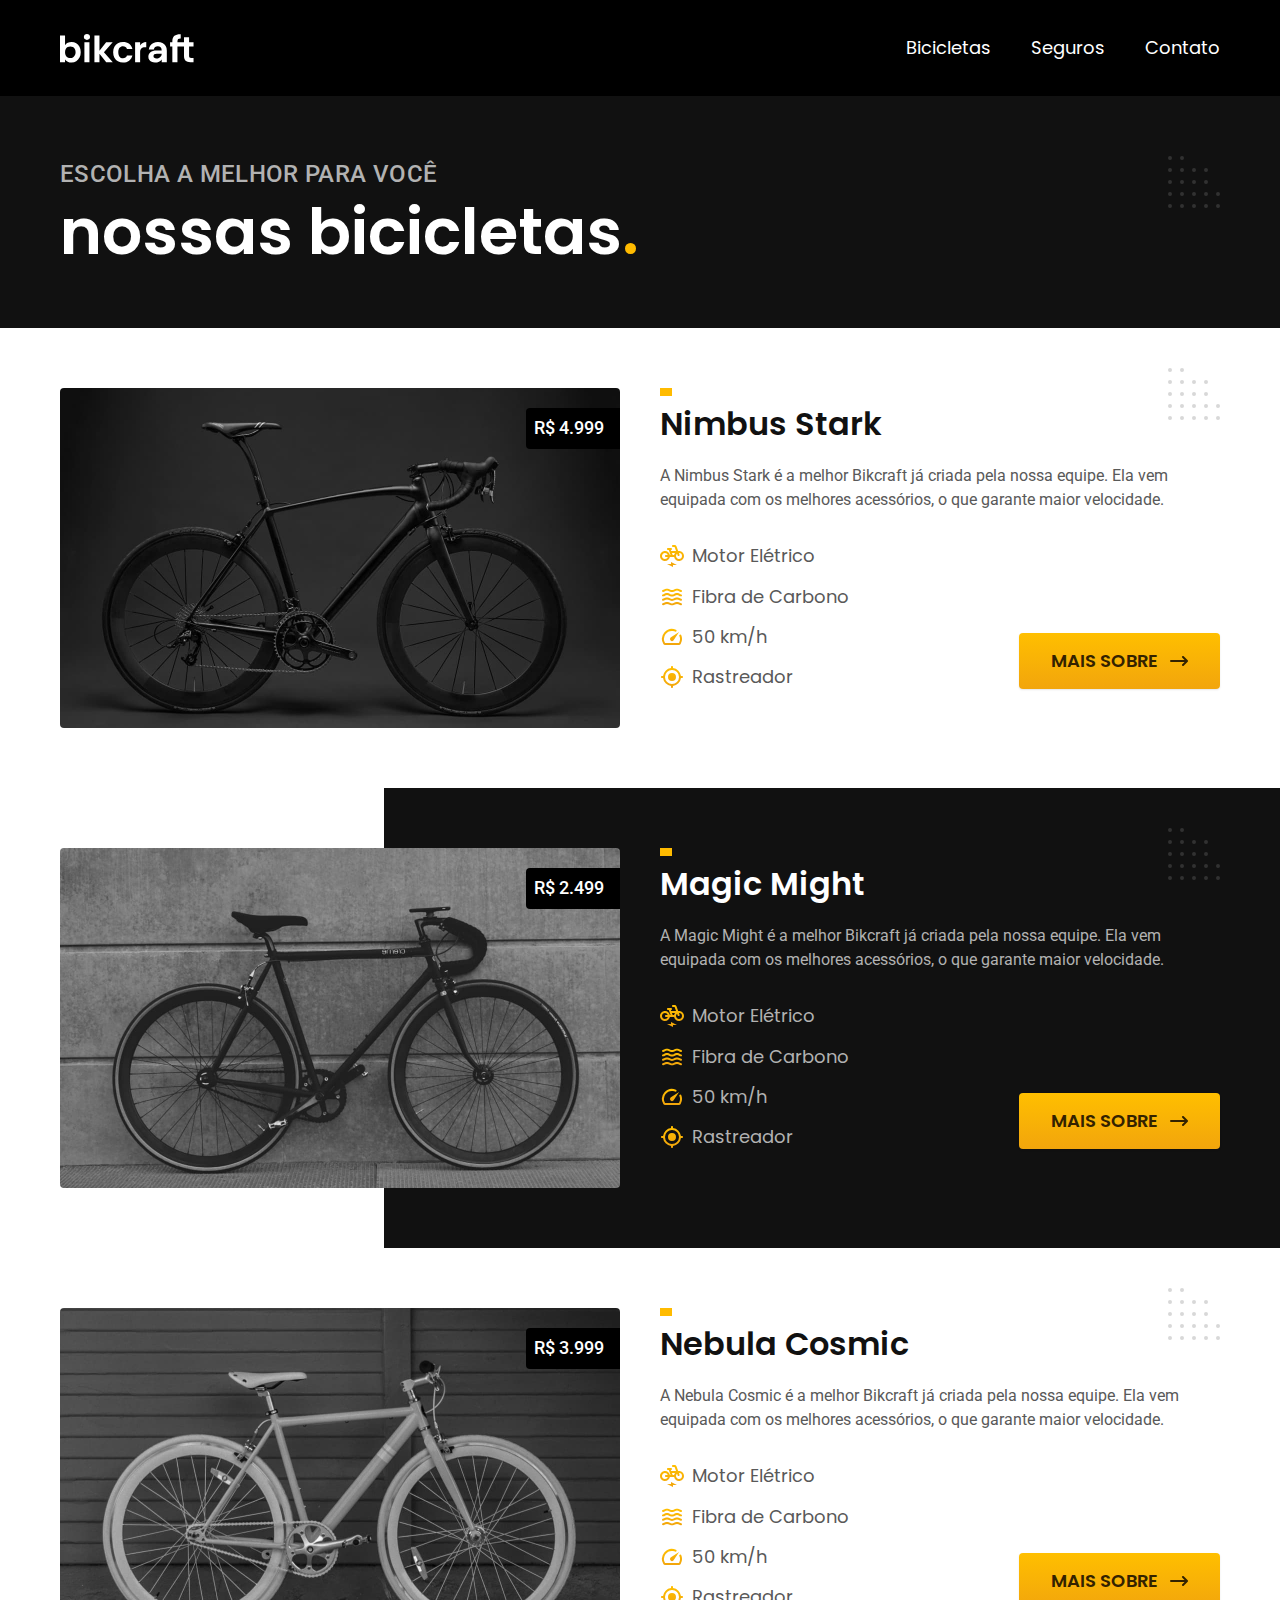
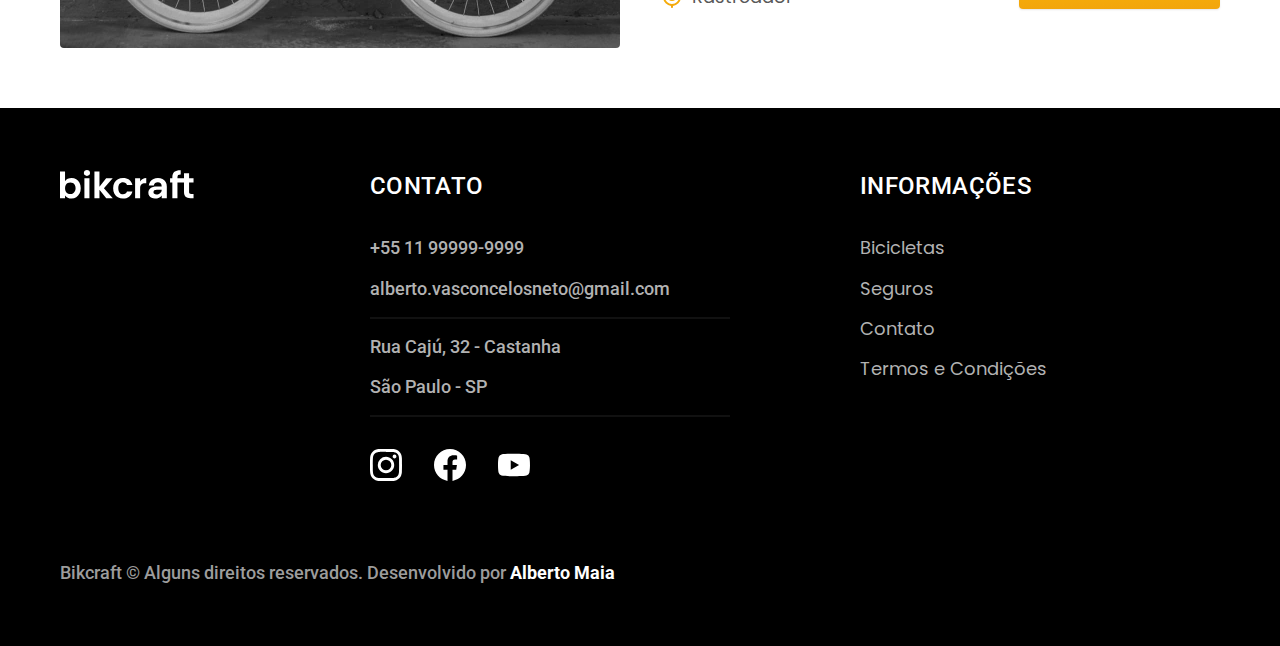
<file: bicicletas.html>
<!DOCTYPE html>
<html lang="pt-br">

<head>
  <meta charset="UTF-8">
  <meta name="viewport" content="width=device-width, initial-scale=1.0">
  <meta name="description" content="Termos e condições.">
  <link rel="preload" href="css/style.css" as="style">
  <link rel="stylesheet" href="css/style.css">
  <title>Bikcraft - Bicicletas Elétricas</title>

  <link rel="preconnect" href="https://fonts.googleapis.com">
  <link rel="preconnect" href="https://fonts.gstatic.com" crossorigin>
  <link href="https://fonts.googleapis.com/css2?family=Poppins:wght@100;400;600&family=Roboto:wght@100;400;500&display=swap" rel="stylesheet">
  <link href="https://fonts.googleapis.com/css2?family=Merriweather:ital,wght@0,300;1,900&display=swap" rel="stylesheet">

</head>

<body id="bicicletas">

  <header class="header-bg">
    <div class="header">
      <a href="./">
        <img src="./img/bikcraft.svg" alt="Bikcraft">
      </a>
      <nav aria-label="primaria">
        <ul class="header-menu cor0 font-1-m">
          <li><a href="./bicicletas.html">Bicicletas</a></li>
          <li><a href="./seguros.html">Seguros</a></li>
          <li><a href="./contato.html">Contato</a></li>
        </ul>
      </nav>
    </div>
  </header>

  <main>
    <div class="titulo-bg">
      <div class="titulo container">
        <p class="font-2-l-b cor5">Escolha a melhor para você</p>
        <h1 class="font-1-xxl cor0">nossas bicicletas<span class="corp1">.</span></h1>
      </div>
    </div>


    <div class="bicicletas container">
      <div class="bicicletas-img">
        <img src="./img/bicicletas/nimbus.jpg" alt="Bicicleta preta Nimbus Stark">
        <span class="font-2-m cor0">R$ 4.999</span>
      </div>
      <div class="bicicletas-conteudo">
        <h2 class="font-1-xl">Nimbus Stark</h2>
        <p class="font-2-s cor8">A Nimbus Stark é a melhor Bikcraft já criada pela nossa equipe. Ela vem equipada com os melhores acessórios, o que garante maior velocidade.</p>
        <ul class="font-1-m cor8">
          <li>
            <img src="./img/icones/eletrica.svg" alt="">
            Motor Elétrico
          </li>
          <li>
            <img src="./img/icones/carbono.svg" alt="">
            Fibra de Carbono
          </li>
          <li>
            <img src="./img/icones/velocidade.svg" alt="">
            50 km/h
          </li>
          <li>
            <img src="./img/icones/rastreador.svg" alt="">
            Rastreador
          </li>
        </ul>
        <a class="botao seta" href="nimbus.html">Mais Sobre</a>
      </div>
    </div>


    <div class="bicicletas-bg">
      <div class="bicicletas container">
        <div class="bicicletas-img">
          <img src="./img/bicicletas/magic.jpg" alt="Bicicleta preta Nimbus Stark">
          <span class="font-2-m cor0">R$ 2.499</span>
        </div>
        <div class="bicicletas-conteudo">
          <h2 class="font-1-xl cor0">Magic Might</h2>
          <p class="font-2-s cor5">A Magic Might é a melhor Bikcraft já criada pela nossa equipe. Ela vem equipada com os melhores acessórios, o que garante maior velocidade.</p>
          <ul class="font-1-m cor5">
            <li>
              <img src="./img/icones/eletrica.svg" alt="">
              Motor Elétrico
            </li>
            <li>
              <img src="./img/icones/carbono.svg" alt="">
              Fibra de Carbono
            </li>
            <li>
              <img src="./img/icones/velocidade.svg" alt="">
              50 km/h
            </li>
            <li>
              <img src="./img/icones/rastreador.svg" alt="">
              Rastreador
            </li>
          </ul>
          <a class="botao seta" href="magic.html">Mais Sobre</a>
        </div>
      </div>
    </div>


    <div class="bicicletas container">
      <div class="bicicletas-img">
        <img src="./img/bicicletas/nebula.jpg" alt="Bicicleta preta Nimbus Stark">
        <span class="font-2-m cor0">R$ 3.999</span>
      </div>
      <div class="bicicletas-conteudo">
        <h2 class="font-1-xl">Nebula Cosmic</h2>
        <p class="font-2-s cor8">A Nebula Cosmic é a melhor Bikcraft já criada pela nossa equipe. Ela vem equipada com os melhores acessórios, o que garante maior velocidade.</p>
        <ul class="font-1-m cor8">
          <li>
            <img src="./img/icones/eletrica.svg" alt="">
            Motor Elétrico
          </li>
          <li>
            <img src="./img/icones/carbono.svg" alt="">
            Fibra de Carbono
          </li>
          <li>
            <img src="./img/icones/velocidade.svg" alt="">
            50 km/h
          </li>
          <li>
            <img src="./img/icones/rastreador.svg" alt="">
            Rastreador
          </li>
        </ul>
        <a class="botao seta" href="nebula.html">Mais Sobre</a>
      </div>
    </div>

  </main>

  <footer class="footer-bg">
    <div class="footer container">
      <a href="/index.html"><img src="./img/bikcraft.svg" alt="Bikcraft"></a>
      <div class="footer-contato">
        <h3 class="font-2-l-b cor0">Contato</h3>
        <ul class="font-2-m cor5">
          <li><a href="tel:+5511999999999">+55 11 99999-9999</a></li>
          <li><a href="mailto:alberto.vasconcelosneto@gmail.com">alberto.vasconcelosneto@gmail.com</a></li>
          <li>Rua Cajú, 32 - Castanha</li>
          <li>São Paulo - SP</li>
        </ul>
        <div class="footer-redes">
          <a href="">
            <img src="./img/redes/instagram.svg" alt="Instagram">
          </a>
          <a href="">
            <img src="./img/redes/facebook.svg" alt="Facebook">
          </a>
          <a href="">
            <img src="./img/redes/youtube.svg" alt="Youtube">
          </a>
        </div>
      </div>
      <div class="footer-informacoes">
        <h3 class="font-2-l-b cor0">Informações</h3>
        <nav>
          <ul class="font-1-m cor5">
            <li><a href="./bicicletas.html">Bicicletas</a></li>
            <li><a href="./seguros.html">Seguros</a></li>
            <li><a href="./contato.html">Contato</a></li>
            <li><a href="./termos.html">Termos e Condições</a></li>
          </ul>
        </nav>
      </div>
      <p class="footer-copy font-2-m cor6">Bikcraft © Alguns direitos reservados. Desenvolvido por <strong style="color: var(--cor0)">Alberto Maia</strong></p>
    </div>
  </footer>
</body>

</html>
</file>
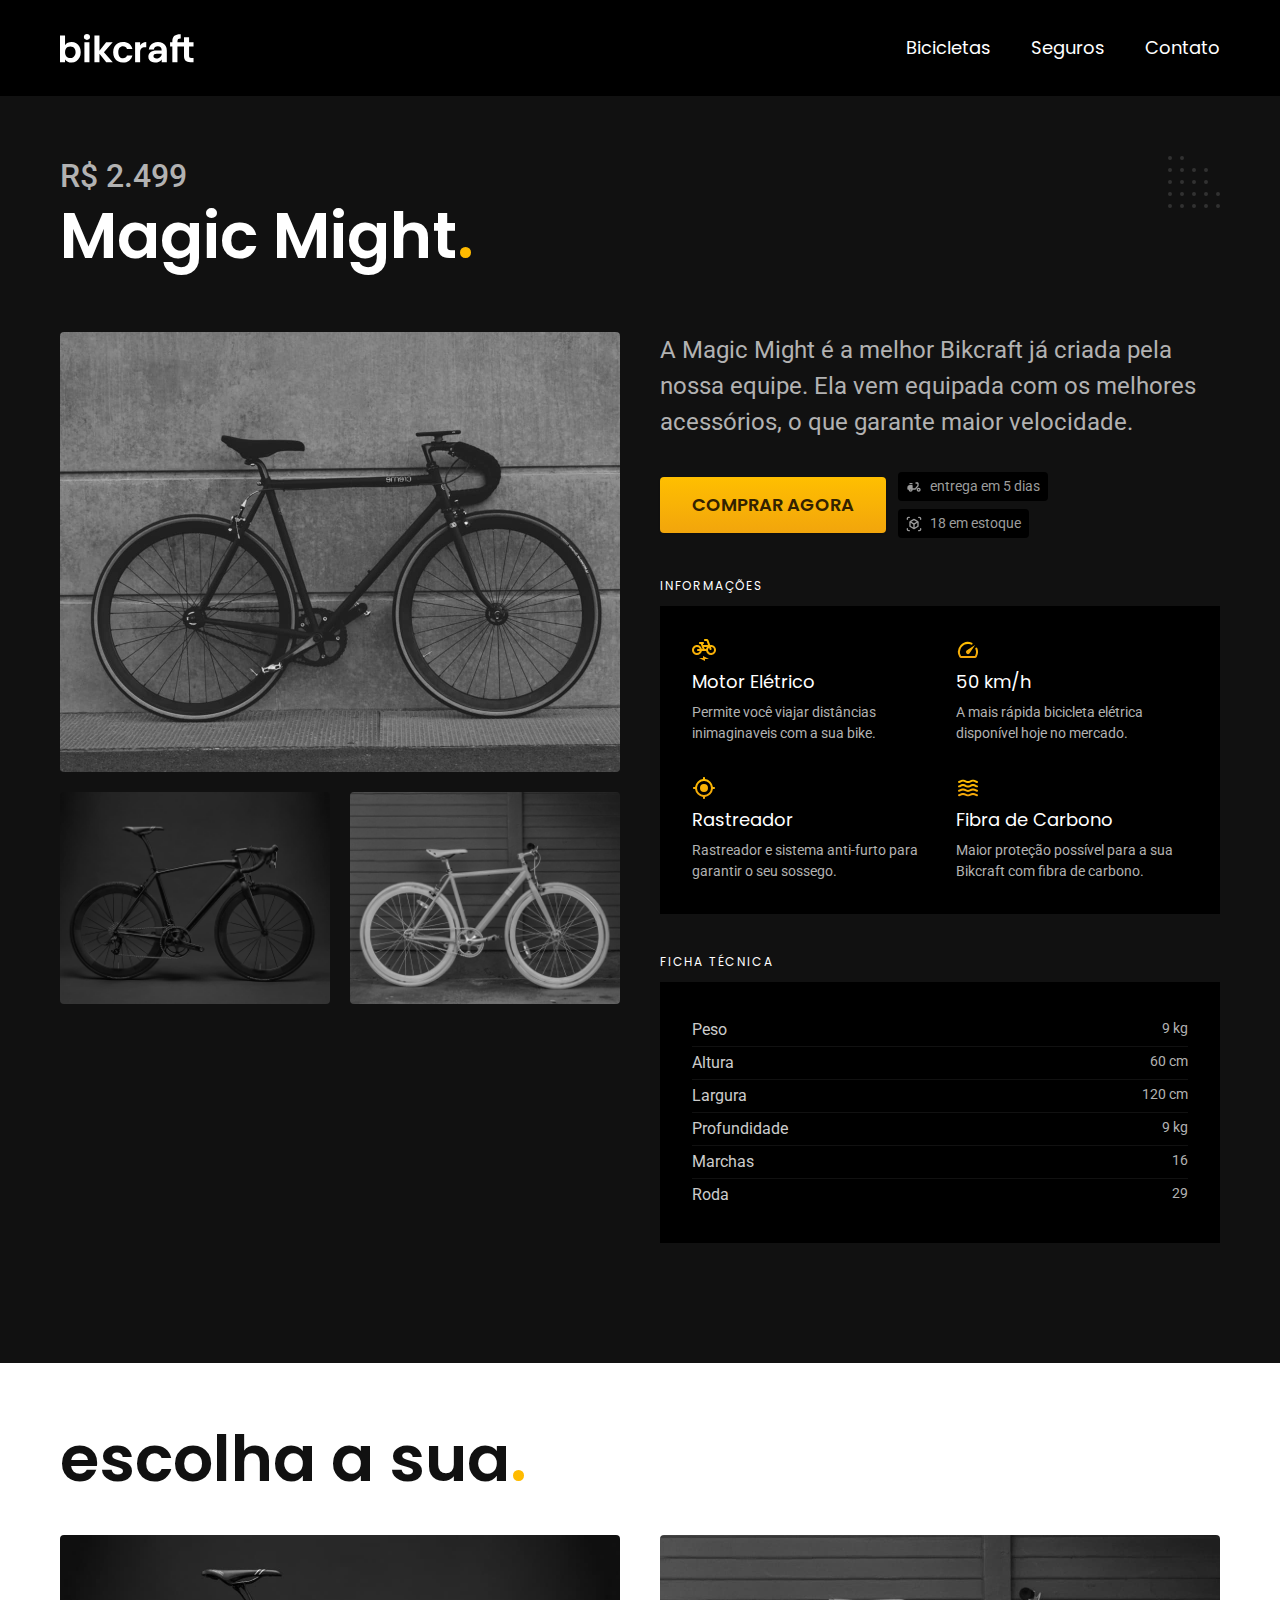
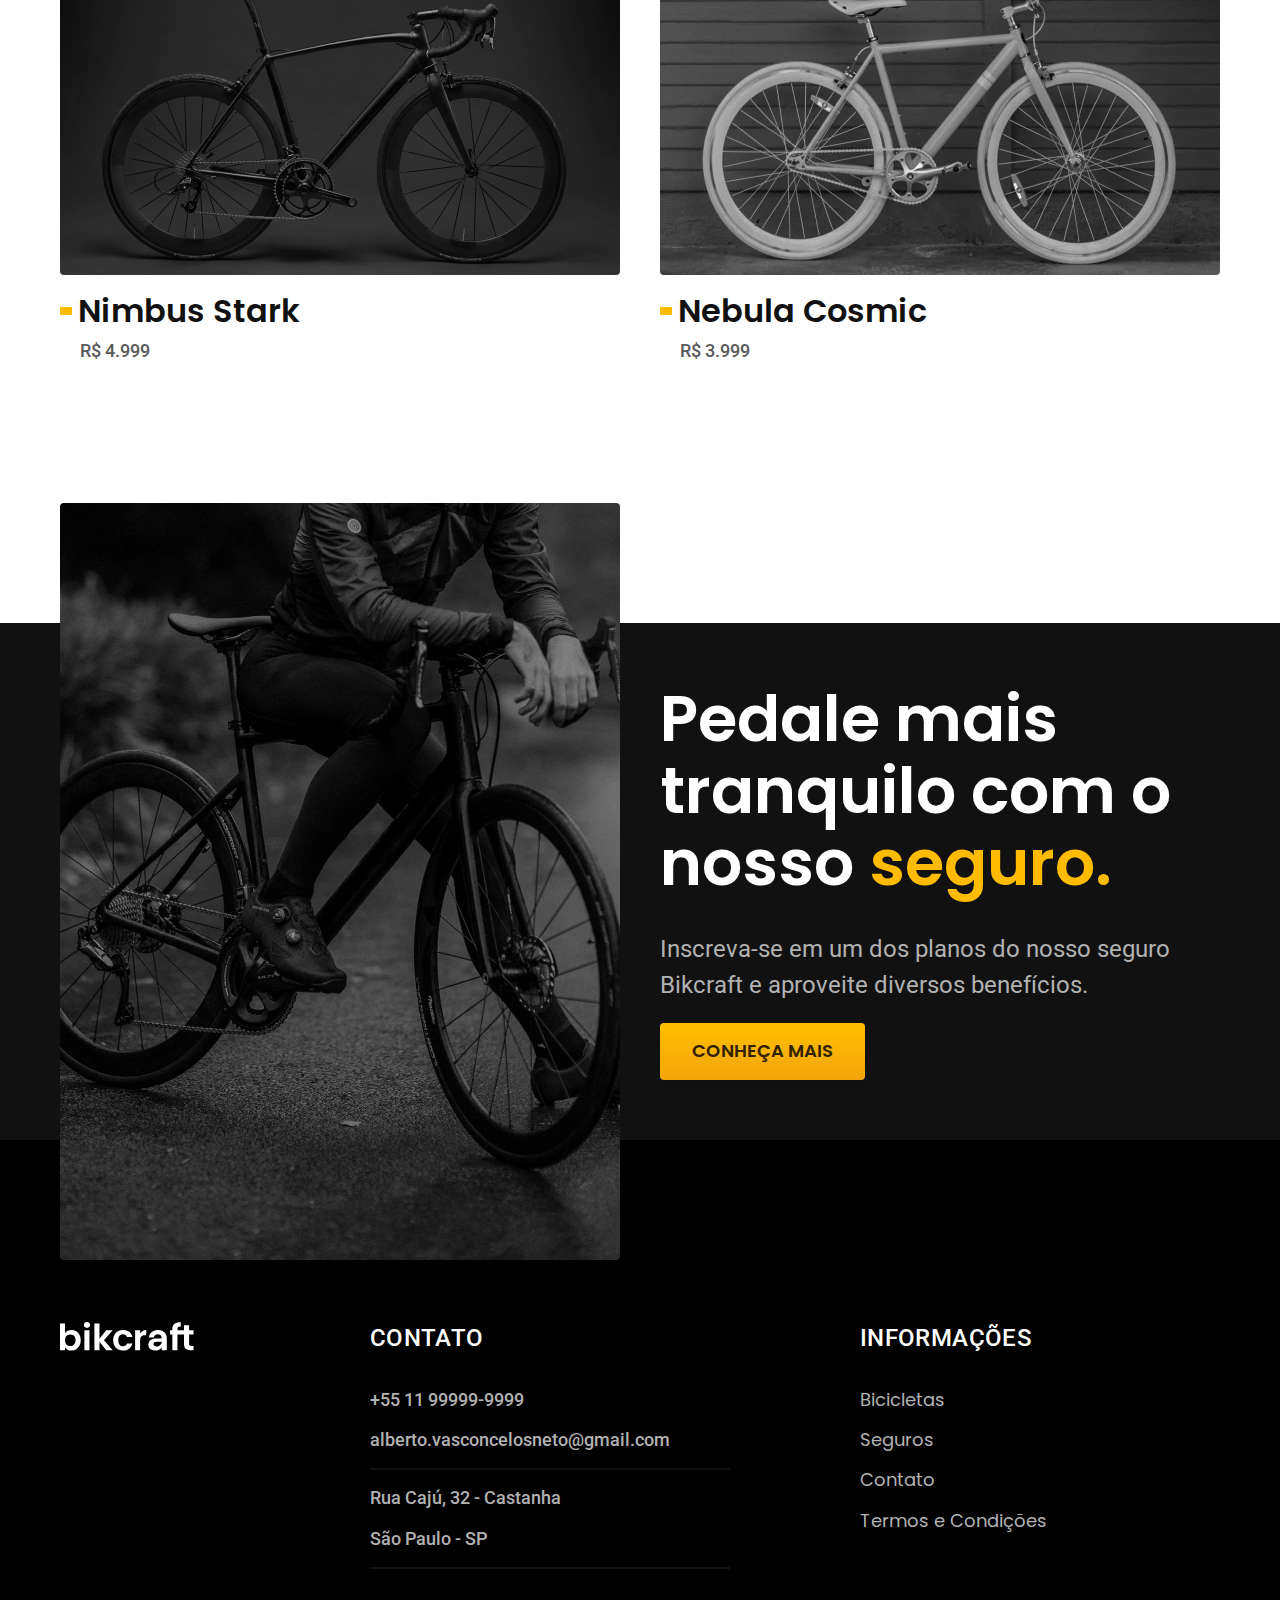
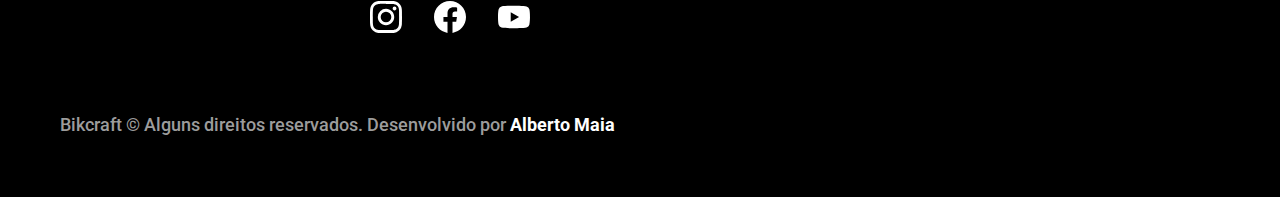
<file: magic.html>
<!DOCTYPE html>
<html lang="pt-br">

<head>
  <meta charset="UTF-8">
  <meta name="viewport" content="width=device-width, initial-scale=1.0">
  <meta name="description" content="Termos e condições.">
  <link rel="preload" href="css/style.css" as="style">
  <link rel="stylesheet" href="css/style.css">
  <title>Bikcraft - Bicicletas Elétricas</title>

  <link rel="preconnect" href="https://fonts.googleapis.com">
  <link rel="preconnect" href="https://fonts.gstatic.com" crossorigin>
  <link href="https://fonts.googleapis.com/css2?family=Poppins:wght@100;400;600&family=Roboto:wght@100;400;500&display=swap" rel="stylesheet">
  <link href="https://fonts.googleapis.com/css2?family=Merriweather:ital,wght@0,300;1,900&display=swap" rel="stylesheet">
</head>

<body id="bicicleta">

  <header class="header-bg">
    <div class="header">
      <a href="./">
        <img src="./img/bikcraft.svg" alt="Bikcraft">
      </a>
      <nav aria-label="primaria">
        <ul class="header-menu cor0 font-1-m">
          <li><a href="./bicicletas.html">Bicicletas</a></li>
          <li><a href="./seguros.html">Seguros</a></li>
          <li><a href="./contato.html">Contato</a></li>
        </ul>
      </nav>
    </div>
  </header>

  <main class="titulo-bg">
    <div>
      <div class="titulo container">
        <p class="font-2-xl cor5">R$ 2.499</p>
        <h1 class="font-1-xxl cor0">Magic Might<span class="corp1">.</span></h1>
      </div>
    </div>

    <div class="bicicleta container">
      <div class="bicicleta-imagens">
        <img src="./img/bicicleta/nimbus2.jpg" alt="">
        <img src="./img/bicicleta/nimbus1.jpg" alt="">
        <img src="./img/bicicleta/nimbus3.jpg" alt="">
      </div>

      <div class="bicicleta-conteudo">
        <p class="font-2-l cor5">A Magic Might é a melhor Bikcraft já criada pela nossa equipe. Ela vem equipada com os melhores acessórios, o que garante maior velocidade.</p>

        <div class="bicicleta-comprar">
          <a class="botao" href="./orcamento.html">Comprar Agora</a>
          <span class="font-2-xs cor6"><img src="./img/icones/entrega.svg" alt="">entrega em 5 dias</span>
          <span class="font-2-xs cor6"><img src="./img/icones/estoque.svg" alt="">18 em estoque</span>
        </div>

        <h2 class="font-1-xs cor0">Informações</h2>

        <ul class="bicicleta-informacoes">
          <li>
            <img src="./img/icones/eletrica.svg" alt="">
            <h3 class="font-1-m cor0">Motor Elétrico</h3>
            <p class="font-2-xs cor5">Permite você viajar distâncias inimaginaveis com a sua bike.</p>
          </li>
          <li>
            <img src="./img/icones/velocidade.svg" alt="">
            <h3 class="font-1-m cor0">50 km/h</h3>
            <p class="font-2-xs cor5">A mais rápida bicicleta elétrica disponível hoje no mercado.</p>
          </li>
          <li>
            <img src="./img/icones/rastreador.svg" alt="">
            <h3 class="font-1-m cor0">Rastreador</h3>
            <p class="font-2-xs cor5">Rastreador e sistema anti-furto para garantir o seu sossego.</p>
          </li>
          <li>
            <img src="./img/icones/carbono.svg" alt="">
            <h3 class="font-1-m cor0">Fibra de Carbono</h3>
            <p class="font-2-xs cor5">Maior proteção possível para a sua Bikcraft com fibra de carbono.</p>
          </li>
        </ul>

        <h2 class="font-1-xs cor0">Ficha técnica</h2>

        <ul class="bicicleta-ficha font-2-s cor4">
          <li>Peso <span class="font-2-xs cor5">9 kg</span></li>
          <li>Altura <span class="font-2-xs cor5">60 cm</span></li>
          <li>Largura <span class="font-2-xs cor5">120 cm</span></li>
          <li>Profundidade <span class="font-2-xs cor5">9 kg</span></li>
          <li>Marchas <span class="font-2-xs cor5">16</span></li>
          <li>Roda <span class="font-2-xs cor5">29</span></li>
        </ul>

      </div>
    </div>
  </main>

  <article class="bicicletas-lista container">
    <h2 class="font-1-xxl ">escolha a sua<span class="corp1">.</span></h2>

    <ul>
      <li>
        <a href="nimbus.html">
          <img src="./img/bicicletas/nimbus.jpg" alt="Bicicleta Preta">
          <h3 class="font-1-xl">Nimbus Stark</h3>
          <span class="font-2-m cor8">R$ 4.999</span>
        </a>
      </li>

      <li>
        <a href="nebula.html">
          <img src="./img/bicicletas/nebula.jpg" alt="Bicicleta Preta">
          <h3 class="font-1-xl">Nebula Cosmic</h3>
          <span class="font-2-m cor8">R$ 3.999</span>
        </a>
      </li>
    </ul>
  </article>

  <article class="seguro-bg">
    <div class="seguro container">
      <div class="seguro-imagem">
        <img src="./img/fotos/seguros.jpg" alt="">
      </div>
      <div class="seguro-conteudo">
        <h2 class="font-1-xxl cor0">Pedale mais tranquilo com o nosso <span class="corp1">seguro.</span></h2>
        <p class="font-2-l cor5">Inscreva-se em um dos planos do nosso seguro Bikcraft e aproveite diversos benefícios.</p>
        <a href="/seguros.html" class="botao">Conheça mais</a>
      </div>
    </div>
  </article>

  <footer class="footer-bg">
    <div class="footer container">
      <a href="/index.html"><img src="./img/bikcraft.svg" alt="Bikcraft"></a>
      <div class="footer-contato">
        <h3 class="font-2-l-b cor0">Contato</h3>
        <ul class="font-2-m cor5">
          <li><a href="tel:+5511999999999">+55 11 99999-9999</a></li>
          <li><a href="mailto:alberto.vasconcelosneto@gmail.com">alberto.vasconcelosneto@gmail.com</a></li>
          <li>Rua Cajú, 32 - Castanha</li>
          <li>São Paulo - SP</li>
        </ul>
        <div class="footer-redes">
          <a href="">
            <img src="./img/redes/instagram.svg" alt="Instagram">
          </a>
          <a href="">
            <img src="./img/redes/facebook.svg" alt="Facebook">
          </a>
          <a href="">
            <img src="./img/redes/youtube.svg" alt="Youtube">
          </a>
        </div>
      </div>
      <div class="footer-informacoes">
        <h3 class="font-2-l-b cor0">Informações</h3>
        <nav>
          <ul class="font-1-m cor5">
            <li><a href="./bicicletas.html">Bicicletas</a></li>
            <li><a href="./seguros.html">Seguros</a></li>
            <li><a href="./contato.html">Contato</a></li>
            <li><a href="./termos.html">Termos e Condições</a></li>
          </ul>
        </nav>
      </div>
      <p class="footer-copy font-2-m cor6">Bikcraft © Alguns direitos reservados. Desenvolvido por <strong style="color: var(--cor0)">Alberto Maia</strong></p>
    </div>
  </footer>
</body>

</html>
</file>
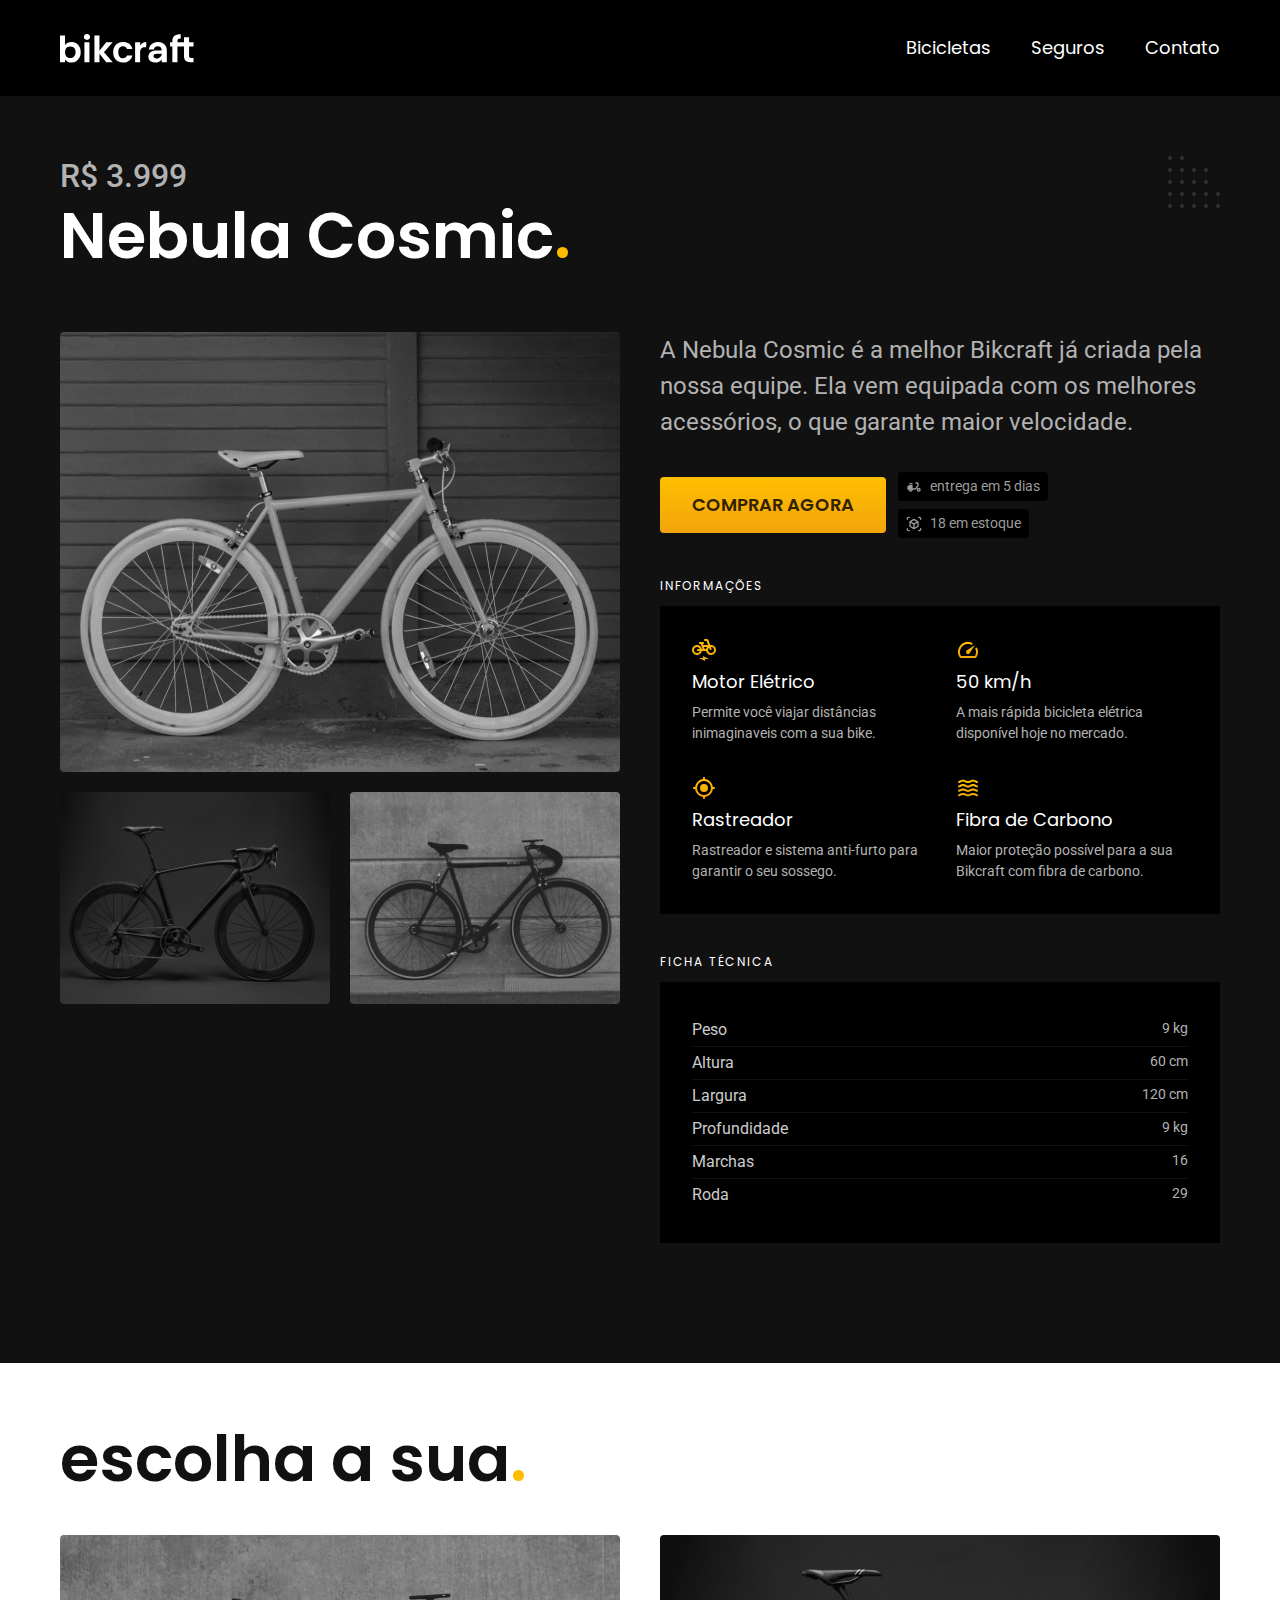
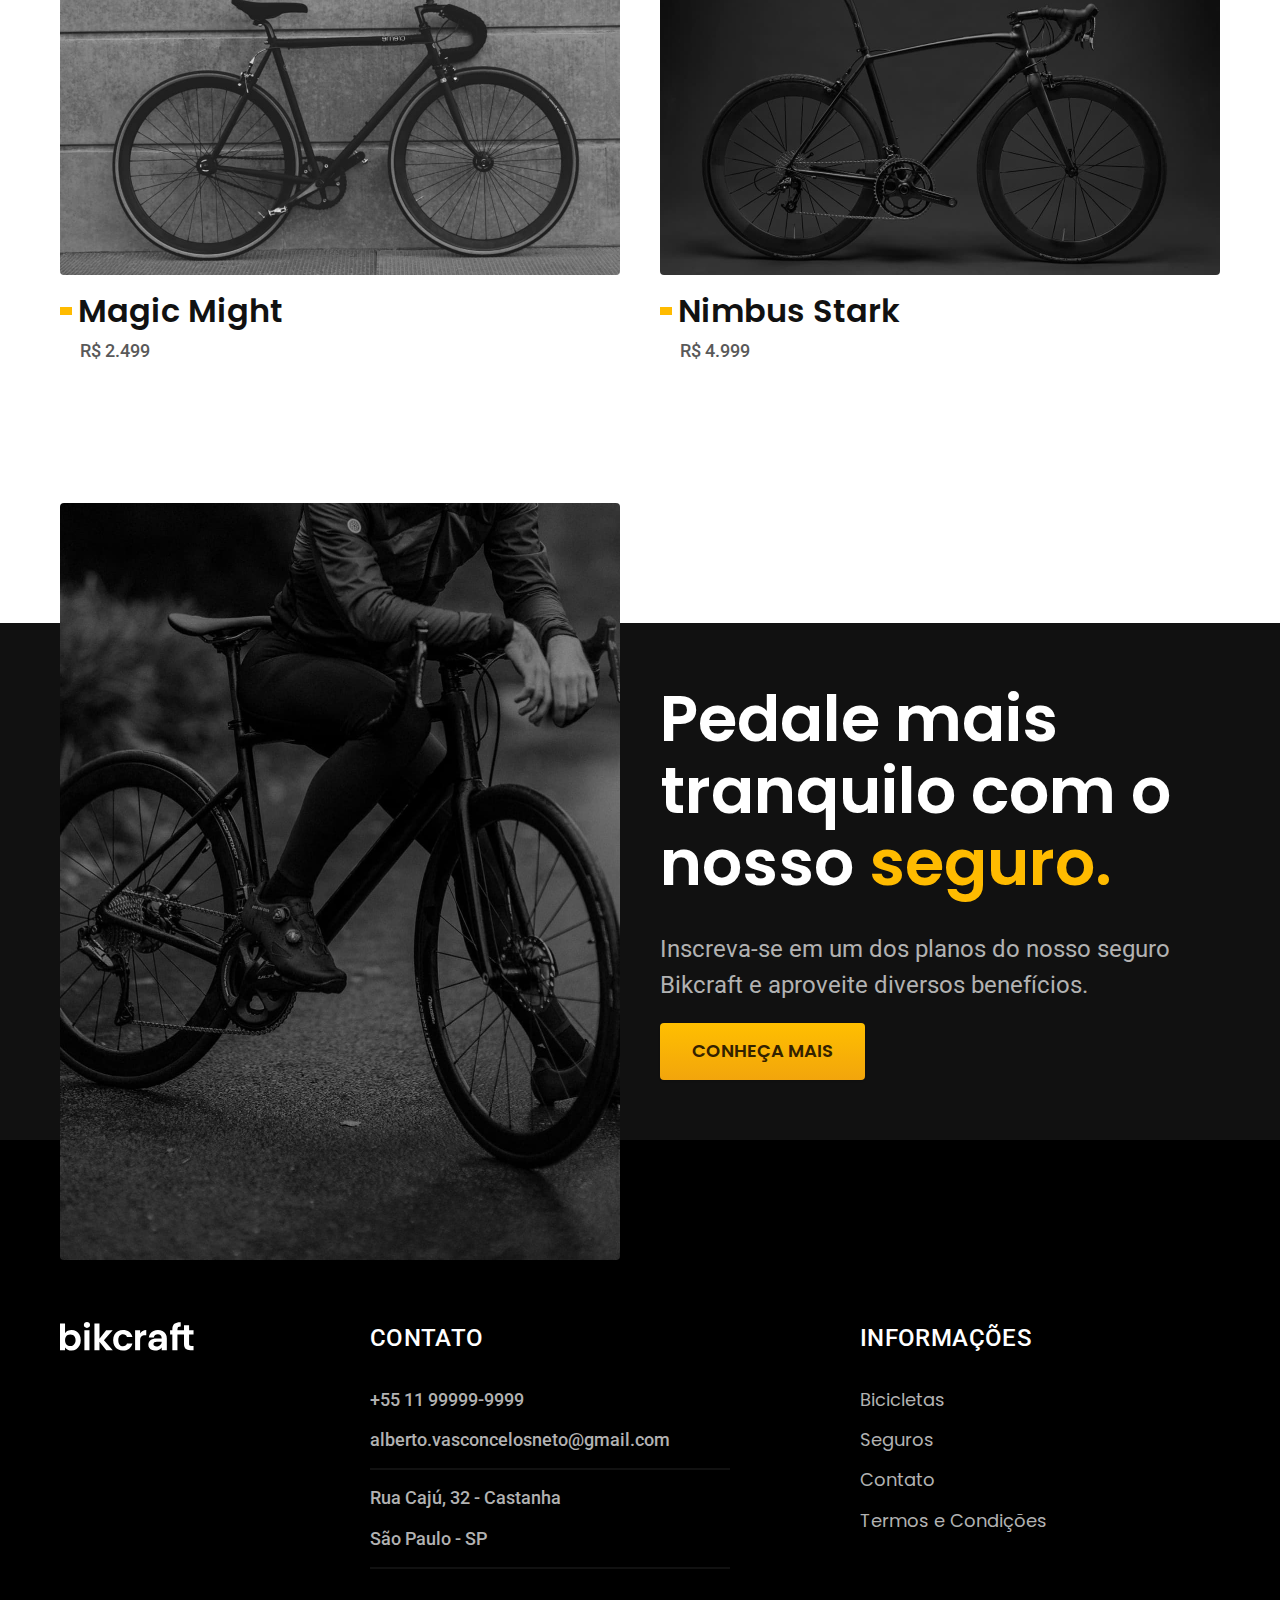
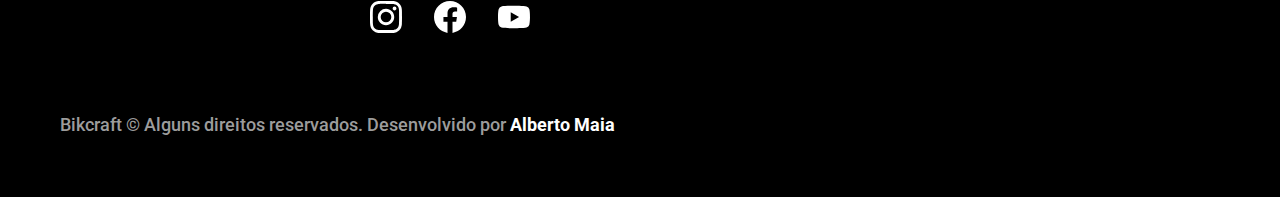
<file: nebula.html>
<!DOCTYPE html>
<html lang="pt-br">

<head>
  <meta charset="UTF-8">
  <meta name="viewport" content="width=device-width, initial-scale=1.0">
  <meta name="description" content="Termos e condições.">
  <link rel="preload" href="css/style.css" as="style">
  <link rel="stylesheet" href="css/style.css">
  <title>Bikcraft - Bicicletas Elétricas</title>

  <link rel="preconnect" href="https://fonts.googleapis.com">
  <link rel="preconnect" href="https://fonts.gstatic.com" crossorigin>
  <link href="https://fonts.googleapis.com/css2?family=Poppins:wght@100;400;600&family=Roboto:wght@100;400;500&display=swap" rel="stylesheet">
  <link href="https://fonts.googleapis.com/css2?family=Merriweather:ital,wght@0,300;1,900&display=swap" rel="stylesheet">

</head>

<body id="bicicleta">

  <header class="header-bg">
    <div class="header">
      <a href="../">
        <img src="./img/bikcraft.svg" alt="Bikcraft">
      </a>
      <nav aria-label="primaria">
        <ul class="header-menu cor0 font-1-m">
          <li><a href="./bicicletas.html">Bicicletas</a></li>
          <li><a href="./seguros.html">Seguros</a></li>
          <li><a href="./contato.html">Contato</a></li>
        </ul>
      </nav>
    </div>
  </header>

  <main class="titulo-bg">
    <div>
      <div class="titulo container">
        <p class="font-2-xl cor5">R$ 3.999</p>
        <h1 class="font-1-xxl cor0">Nebula Cosmic<span class="corp1">.</span></h1>
      </div>
    </div>

    <div class="bicicleta container">
      <div class="bicicleta-imagens">
        <img src="./img/bicicleta/nimbus3.jpg" alt="">
        <img src="./img/bicicleta/nimbus1.jpg" alt="">
        <img src="./img/bicicleta/nimbus2.jpg" alt="">
      </div>

      <div class="bicicleta-conteudo">
        <p class="font-2-l cor5">A Nebula Cosmic é a melhor Bikcraft já criada pela nossa equipe. Ela vem equipada com os melhores acessórios, o que garante maior velocidade.</p>

        <div class="bicicleta-comprar">
          <a class="botao" href="orcamento.html">Comprar Agora</a>
          <span class="font-2-xs cor6"><img src="./img/icones/entrega.svg" alt="">entrega em 5 dias</span>
          <span class="font-2-xs cor6"><img src="./img/icones/estoque.svg" alt="">18 em estoque</span>
        </div>

        <h2 class="font-1-xs cor0">Informações</h2>

        <ul class="bicicleta-informacoes">
          <li>
            <img src="./img/icones/eletrica.svg" alt="">
            <h3 class="font-1-m cor0">Motor Elétrico</h3>
            <p class="font-2-xs cor5">Permite você viajar distâncias inimaginaveis com a sua bike.</p>
          </li>
          <li>
            <img src="./img/icones/velocidade.svg" alt="">
            <h3 class="font-1-m cor0">50 km/h</h3>
            <p class="font-2-xs cor5">A mais rápida bicicleta elétrica disponível hoje no mercado.</p>
          </li>
          <li>
            <img src="./img/icones/rastreador.svg" alt="">
            <h3 class="font-1-m cor0">Rastreador</h3>
            <p class="font-2-xs cor5">Rastreador e sistema anti-furto para garantir o seu sossego.</p>
          </li>
          <li>
            <img src="./img/icones/carbono.svg" alt="">
            <h3 class="font-1-m cor0">Fibra de Carbono</h3>
            <p class="font-2-xs cor5">Maior proteção possível para a sua Bikcraft com fibra de carbono.</p>
          </li>
        </ul>

        <h2 class="font-1-xs cor0">Ficha técnica</h2>

        <ul class="bicicleta-ficha font-2-s cor4">
          <li>Peso <span class="font-2-xs cor5">9 kg</span></li>
          <li>Altura <span class="font-2-xs cor5">60 cm</span></li>
          <li>Largura <span class="font-2-xs cor5">120 cm</span></li>
          <li>Profundidade <span class="font-2-xs cor5">9 kg</span></li>
          <li>Marchas <span class="font-2-xs cor5">16</span></li>
          <li>Roda <span class="font-2-xs cor5">29</span></li>
        </ul>

      </div>
    </div>
  </main>

  <article class="bicicletas-lista container">
    <h2 class="font-1-xxl ">escolha a sua<span class="corp1">.</span></h2>

    <ul>
      <li>
        <a href="magic.html">
          <img src="./img/bicicletas/magic.jpg" alt="Bicicleta Preta">
          <h3 class="font-1-xl">Magic Might</h3>
          <span class="font-2-m cor8">R$ 2.499</span>
        </a>
      </li>

      <li>
        <a href="nimbus.html">
          <img src="./img/bicicletas/nimbus.jpg" alt="Bicicleta Preta">
          <h3 class="font-1-xl">Nimbus Stark</h3>
          <span class="font-2-m cor8">R$ 4.999</span>
        </a>
      </li>
    </ul>
  </article>

  <article class="seguro-bg">
    <div class="seguro container">
      <div class="seguro-imagem">
        <img src="./img/fotos/seguros.jpg" alt="">
      </div>
      <div class="seguro-conteudo">
        <h2 class="font-1-xxl cor0">Pedale mais tranquilo com o nosso <span class="corp1">seguro.</span></h2>
        <p class="font-2-l cor5">Inscreva-se em um dos planos do nosso seguro Bikcraft e aproveite diversos benefícios.</p>
        <a href="./seguros.html" class="botao">Conheça mais</a>
      </div>
    </div>
  </article>

  <footer class="footer-bg">
    <div class="footer container">
      <a href="/index.html"><img src="./img/bikcraft.svg" alt="Bikcraft"></a>
      <div class="footer-contato">
        <h3 class="font-2-l-b cor0">Contato</h3>
        <ul class="font-2-m cor5">
          <li><a href="tel:+5511999999999">+55 11 99999-9999</a></li>
          <li><a href="mailto:alberto.vasconcelosneto@gmail.com">alberto.vasconcelosneto@gmail.com</a></li>
          <li>Rua Cajú, 32 - Castanha</li>
          <li>São Paulo - SP</li>
        </ul>
        <div class="footer-redes">
          <a href="">
            <img src="./img/redes/instagram.svg" alt="Instagram">
          </a>
          <a href="">
            <img src="./img/redes/facebook.svg" alt="Facebook">
          </a>
          <a href="">
            <img src="./img/redes/youtube.svg" alt="Youtube">
          </a>
        </div>
      </div>
      <div class="footer-informacoes">
        <h3 class="font-2-l-b cor0">Informações</h3>
        <nav>
          <ul class="font-1-m cor5">
            <li><a href="./bicicletas.html">Bicicletas</a></li>
            <li><a href="./seguros.html">Seguros</a></li>
            <li><a href="./contato.html">Contato</a></li>
            <li><a href="./termos.html">Termos e Condições</a></li>
          </ul>
        </nav>
      </div>
      <p class="footer-copy font-2-m cor6">Bikcraft © Alguns direitos reservados. Desenvolvido por <strong style="color: var(--cor0)">Alberto Maia</strong></p>
    </div>
  </footer>
</body>

</html>
</file>
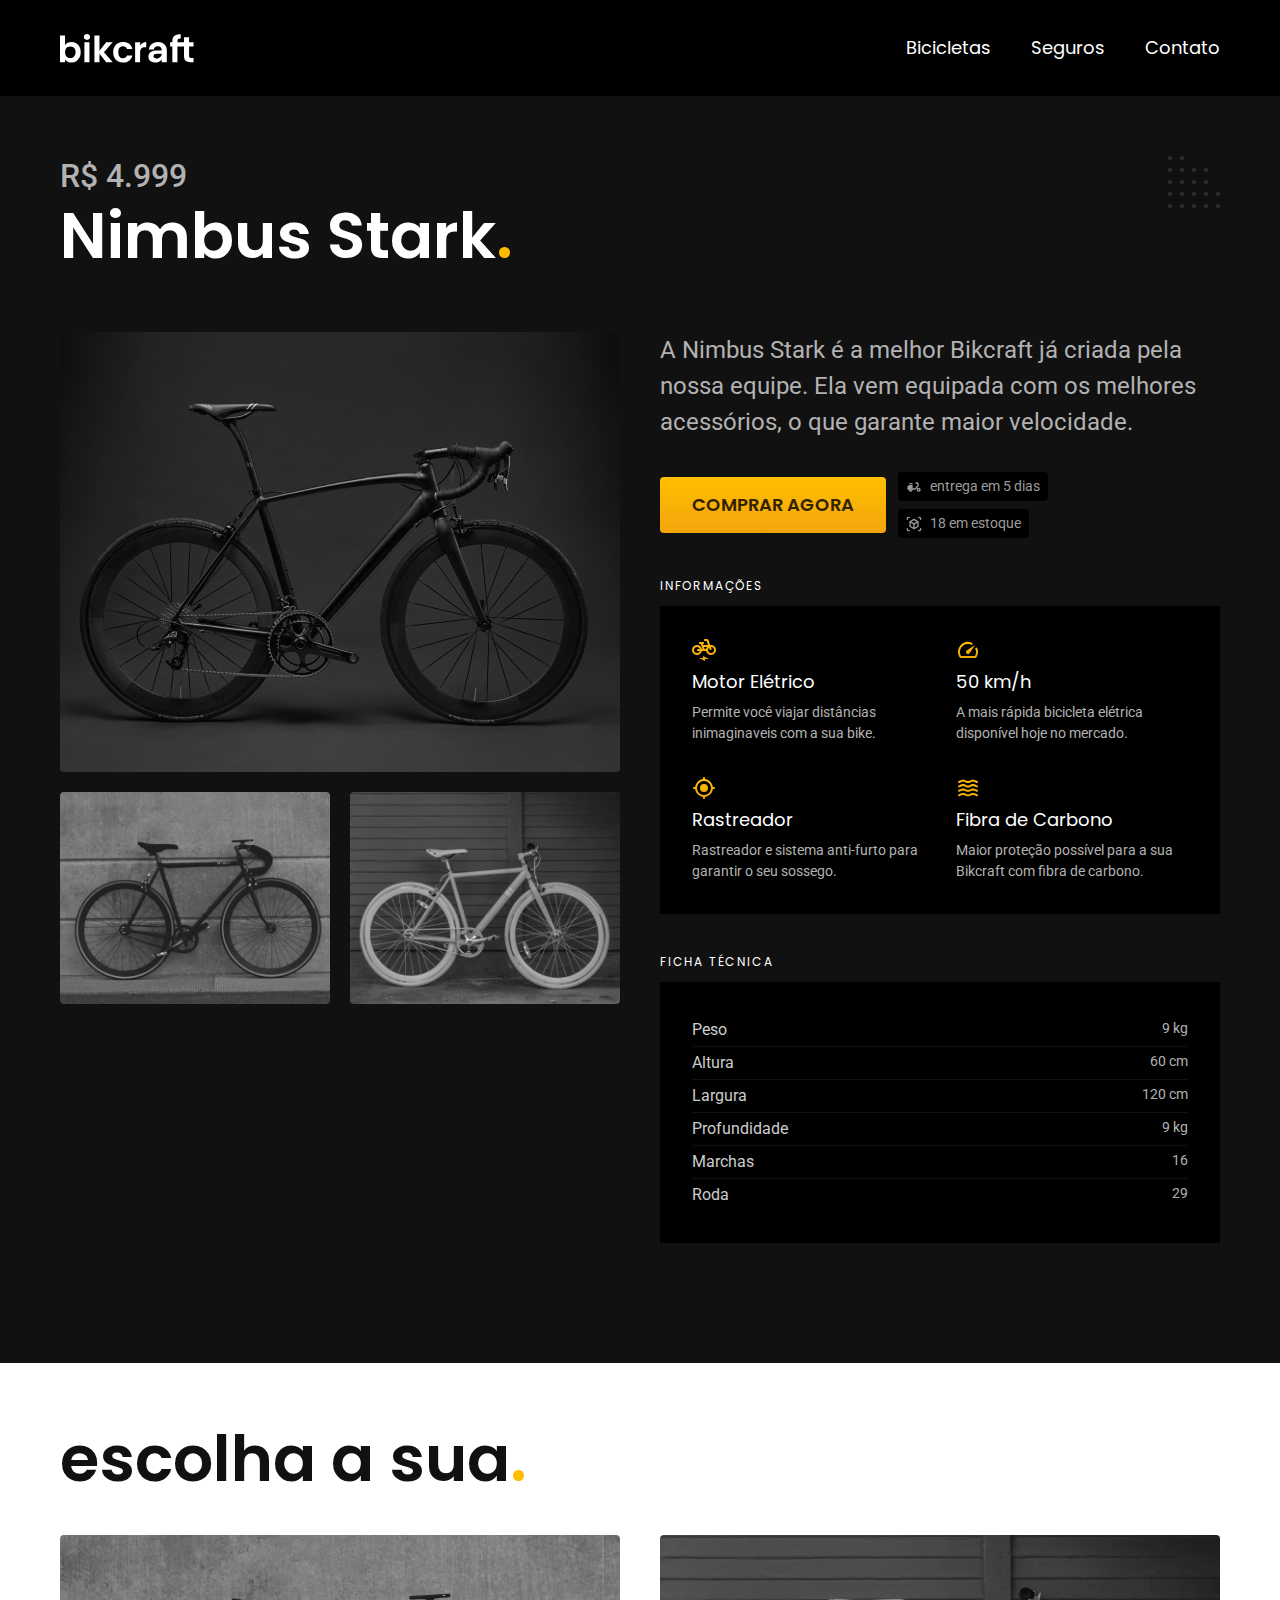
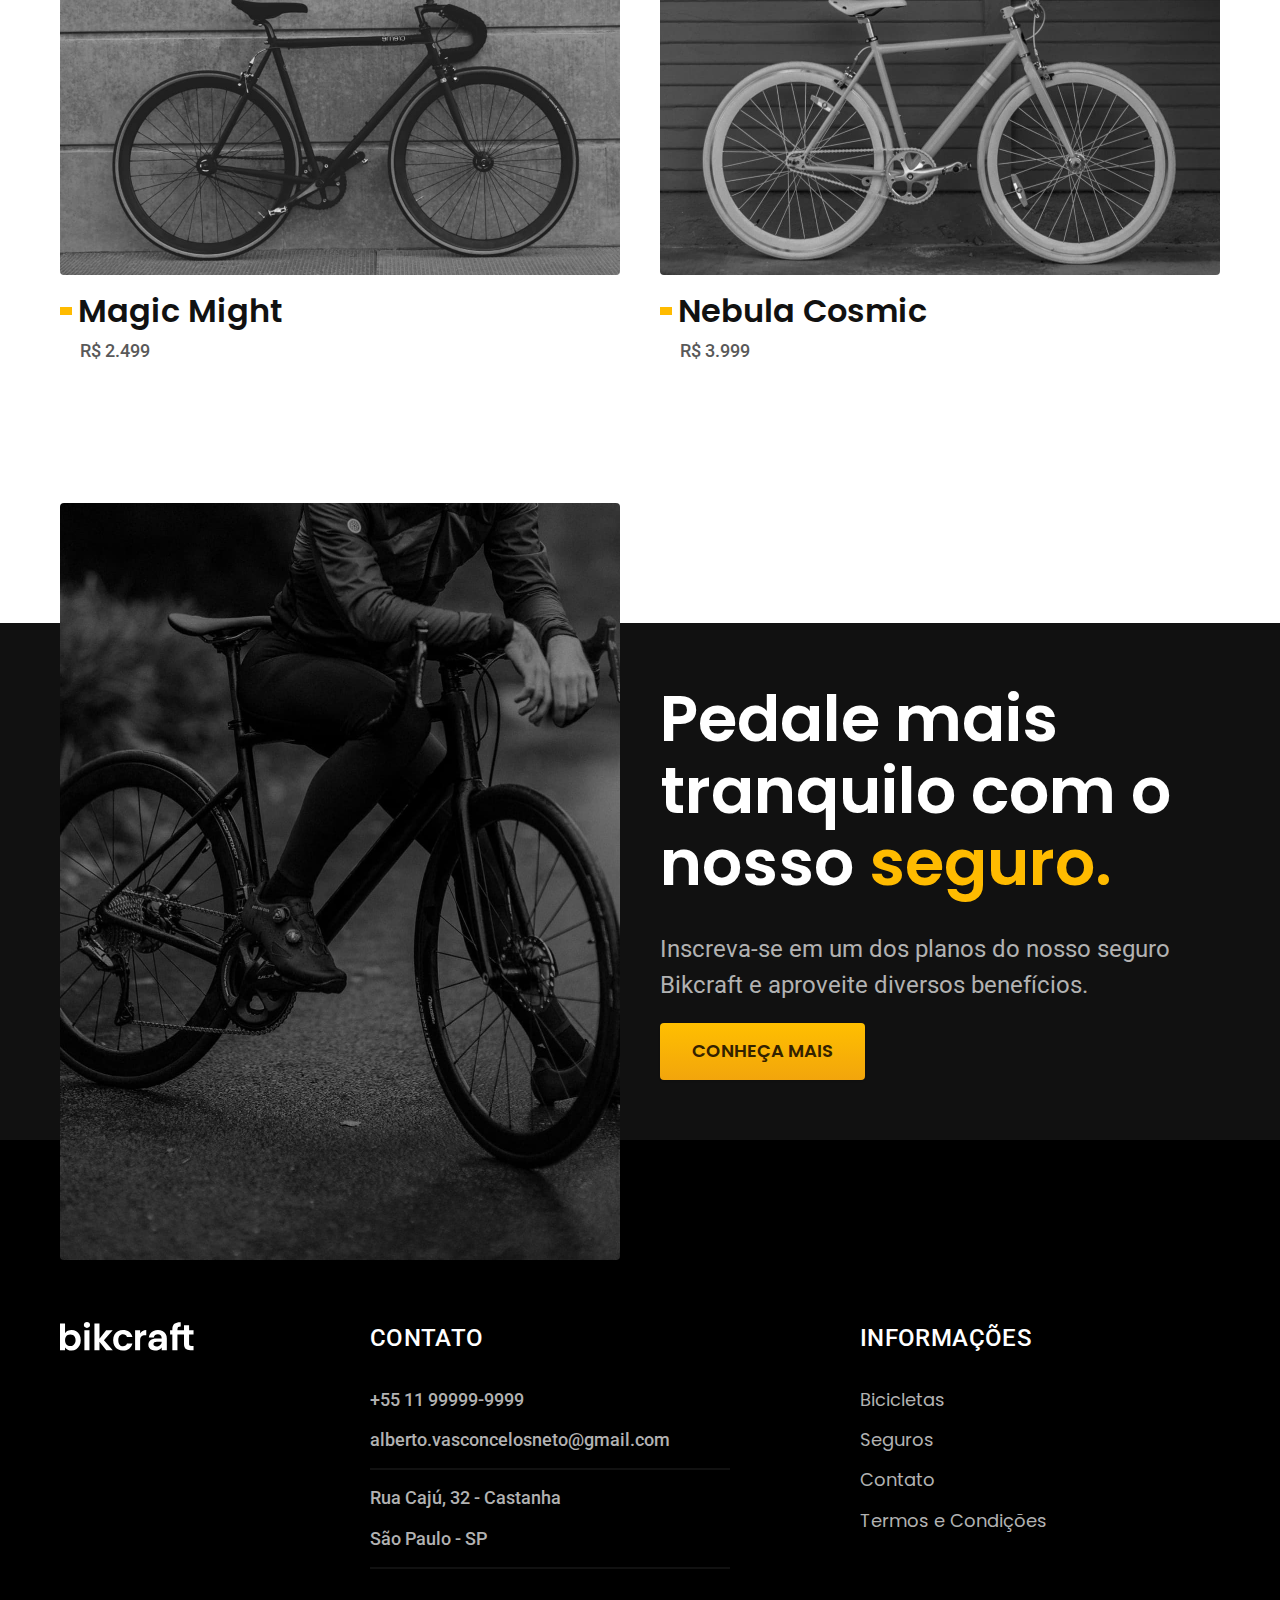
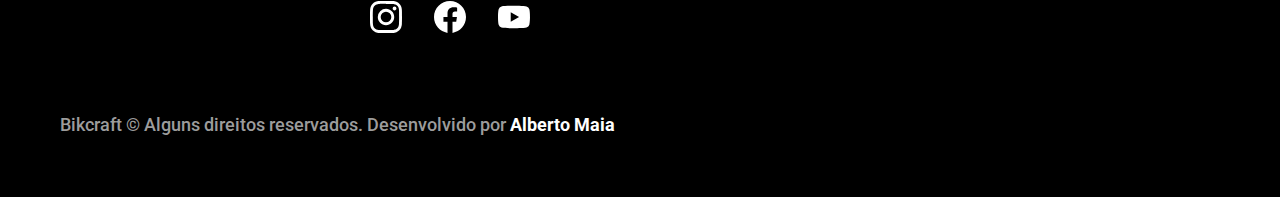
<file: nimbus.html>
<!DOCTYPE html>
<html lang="pt-br">

<head>
  <meta charset="UTF-8">
  <meta name="viewport" content="width=device-width, initial-scale=1.0">
  <meta name="description" content="Termos e condições.">
  <link rel="preload" href="css/style.css" as="style">
  <link rel="stylesheet" href="css/style.css">
  <title>Bikcraft - Bicicletas Elétricas</title>

  <link rel="preconnect" href="https://fonts.googleapis.com">
  <link rel="preconnect" href="https://fonts.gstatic.com" crossorigin>
  <link href="https://fonts.googleapis.com/css2?family=Poppins:wght@100;400;600&family=Roboto:wght@100;400;500&display=swap" rel="stylesheet">
  <link href="https://fonts.googleapis.com/css2?family=Merriweather:ital,wght@0,300;1,900&display=swap" rel="stylesheet">

</head>

<body id="bicicleta">

  <header class="header-bg">
    <div class="header">
      <a href="./">
        <img src="./img/bikcraft.svg" alt="Bikcraft">
      </a>
      <nav aria-label="primaria">
        <ul class="header-menu cor0 font-1-m">
          <li><a href="./bicicletas.html">Bicicletas</a></li>
          <li><a href="./seguros.html">Seguros</a></li>
          <li><a href="./contato.html">Contato</a></li>
        </ul>
      </nav>
    </div>
  </header>

  <main class="titulo-bg">
    <div>
      <div class="titulo container">
        <p class="font-2-xl cor5">R$ 4.999</p>
        <h1 class="font-1-xxl cor0">Nimbus Stark<span class="corp1">.</span></h1>
      </div>
    </div>

    <div class="bicicleta container">
      <div class="bicicleta-imagens">
        <img src="./img/bicicleta/nimbus1.jpg" alt="">
        <img src="./img/bicicleta/nimbus2.jpg" alt="">
        <img src="./img/bicicleta/nimbus3.jpg" alt="">
      </div>

      <div class="bicicleta-conteudo">
        <p class="font-2-l cor5">A Nimbus Stark é a melhor Bikcraft já criada pela nossa equipe. Ela vem equipada com os melhores acessórios, o que garante maior velocidade.</p>

        <div class="bicicleta-comprar">
          <a class="botao" href="orcamento.html">Comprar Agora</a>
          <span class="font-2-xs cor6"><img src="./img/icones/entrega.svg" alt="">entrega em 5 dias</span>
          <span class="font-2-xs cor6"><img src="./img/icones/estoque.svg" alt="">18 em estoque</span>
        </div>

        <h2 class="font-1-xs cor0">Informações</h2>

        <ul class="bicicleta-informacoes">
          <li>
            <img src="./img/icones/eletrica.svg" alt="">
            <h3 class="font-1-m cor0">Motor Elétrico</h3>
            <p class="font-2-xs cor5">Permite você viajar distâncias inimaginaveis com a sua bike.</p>
          </li>
          <li>
            <img src="./img/icones/velocidade.svg" alt="">
            <h3 class="font-1-m cor0">50 km/h</h3>
            <p class="font-2-xs cor5">A mais rápida bicicleta elétrica disponível hoje no mercado.</p>
          </li>
          <li>
            <img src="./img/icones/rastreador.svg" alt="">
            <h3 class="font-1-m cor0">Rastreador</h3>
            <p class="font-2-xs cor5">Rastreador e sistema anti-furto para garantir o seu sossego.</p>
          </li>
          <li>
            <img src="./img/icones/carbono.svg" alt="">
            <h3 class="font-1-m cor0">Fibra de Carbono</h3>
            <p class="font-2-xs cor5">Maior proteção possível para a sua Bikcraft com fibra de carbono.</p>
          </li>
        </ul>

        <h2 class="font-1-xs cor0">Ficha técnica</h2>

        <ul class="bicicleta-ficha font-2-s cor4">
          <li>Peso <span class="font-2-xs cor5">9 kg</span></li>
          <li>Altura <span class="font-2-xs cor5">60 cm</span></li>
          <li>Largura <span class="font-2-xs cor5">120 cm</span></li>
          <li>Profundidade <span class="font-2-xs cor5">9 kg</span></li>
          <li>Marchas <span class="font-2-xs cor5">16</span></li>
          <li>Roda <span class="font-2-xs cor5">29</span></li>
        </ul>

      </div>
    </div>
  </main>

  <article class="bicicletas-lista container">
    <h2 class="font-1-xxl ">escolha a sua<span class="corp1">.</span></h2>

    <ul>
      <li>
        <a href="magic.html">
          <img src="./img/bicicletas/magic.jpg" alt="Bicicleta Preta">
          <h3 class="font-1-xl">Magic Might</h3>
          <span class="font-2-m cor8">R$ 2.499</span>
        </a>
      </li>

      <li>
        <a href="nebula.html">
          <img src="./img/bicicletas/nebula.jpg" alt="Bicicleta Preta">
          <h3 class="font-1-xl">Nebula Cosmic</h3>
          <span class="font-2-m cor8">R$ 3.999</span>
        </a>
      </li>
    </ul>
  </article>

  <article class="seguro-bg">
    <div class="seguro container">
      <div class="seguro-imagem">
        <img src="./img/fotos/seguros.jpg" alt="">
      </div>
      <div class="seguro-conteudo">
        <h2 class="font-1-xxl cor0">Pedale mais tranquilo com o nosso <span class="corp1">seguro.</span></h2>
        <p class="font-2-l cor5">Inscreva-se em um dos planos do nosso seguro Bikcraft e aproveite diversos benefícios.</p>
        <a href="./seguros.html" class="botao">Conheça mais</a>
      </div>
    </div>
  </article>

  <footer class="footer-bg">
    <div class="footer container">
      <a href="/index.html"><img src="./img/bikcraft.svg" alt="Bikcraft"></a>
      <div class="footer-contato">
        <h3 class="font-2-l-b cor0">Contato</h3>
        <ul class="font-2-m cor5">
          <li><a href="tel:+5511999999999">+55 11 99999-9999</a></li>
          <li><a href="mailto:alberto.vasconcelosneto@gmail.com">alberto.vasconcelosneto@gmail.com</a></li>
          <li>Rua Cajú, 32 - Castanha</li>
          <li>São Paulo - SP</li>
        </ul>
        <div class="footer-redes">
          <a href="">
            <img src="./img/redes/instagram.svg" alt="Instagram">
          </a>
          <a href="">
            <img src="./img/redes/facebook.svg" alt="Facebook">
          </a>
          <a href="">
            <img src="./img/redes/youtube.svg" alt="Youtube">
          </a>
        </div>
      </div>
      <div class="footer-informacoes">
        <h3 class="font-2-l-b cor0">Informações</h3>
        <nav>
          <ul class="font-1-m cor5">
            <li><a href="./bicicletas.html">Bicicletas</a></li>
            <li><a href="./seguros.html">Seguros</a></li>
            <li><a href="./contato.html">Contato</a></li>
            <li><a href="./termos.html">Termos e Condições</a></li>
          </ul>
        </nav>
      </div>
      <p class="footer-copy font-2-m cor6">Bikcraft © Alguns direitos reservados. Desenvolvido por <strong style="color: var(--cor0)">Alberto Maia</strong></p>
    </div>
  </footer>
</body>

</html>
</file>
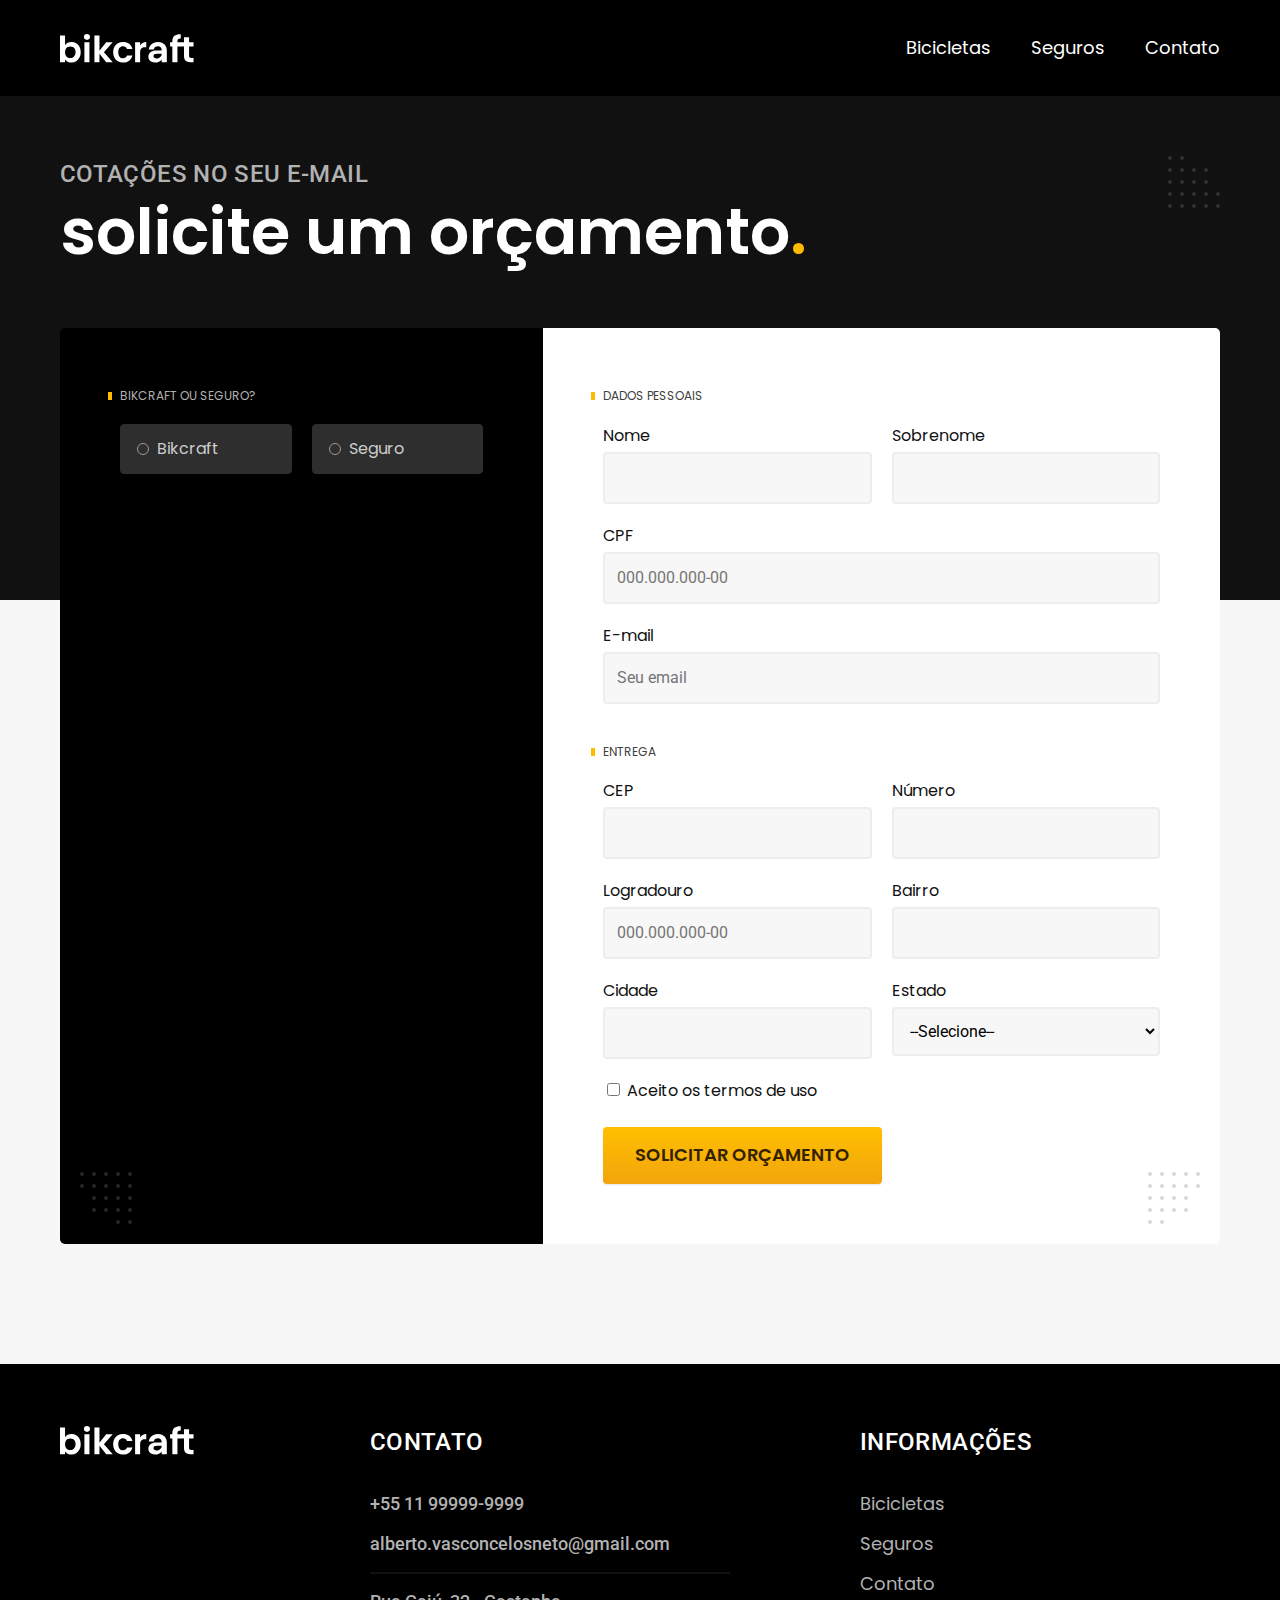
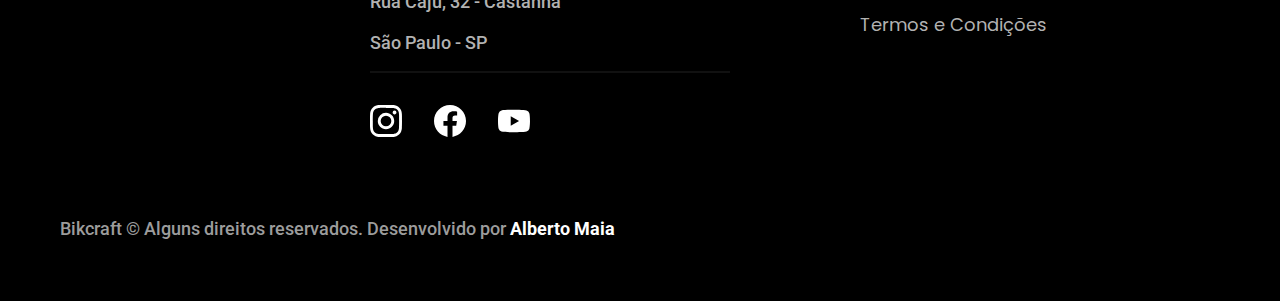
<file: orcamento.html>
<!DOCTYPE html>
<html lang="pt-br">

<head>
  <meta charset="UTF-8">
  <meta name="viewport" content="width=device-width, initial-scale=1.0">
  <meta name="description" content="Termos e condições.">
  <link rel="preload" href="css/style.css" as="style">
  <link rel="stylesheet" href="css/style.css">
  <title>Bikcraft - Bicicletas Elétricas</title>

  <link rel="preconnect" href="https://fonts.googleapis.com">
  <link rel="preconnect" href="https://fonts.gstatic.com" crossorigin>
  <link href="https://fonts.googleapis.com/css2?family=Poppins:wght@100;400;600&family=Roboto:wght@100;400;500&display=swap" rel="stylesheet">
  <link href="https://fonts.googleapis.com/css2?family=Merriweather:ital,wght@0,300;1,900&display=swap" rel="stylesheet">

</head>

<body id="orcamento">

  <header class="header-bg">
    <div class="header">
      <a href="./">
        <img src="./img/bikcraft.svg" alt="Bikcraft">
      </a>
      <nav aria-label="primaria">
        <ul class="header-menu cor0 font-1-m">
          <li><a href="./bicicletas.html">Bicicletas</a></li>
          <li><a href="./seguros.html">Seguros</a></li>
          <li><a href="./contato.html">Contato</a></li>
        </ul>
      </nav>
    </div>
  </header>

  <main>
    <div class="titulo-bg">
      <div class="titulo container">
        <p class="font-2-l-b cor5">Cotações no seu e-mail</p>
        <h1 class="font-1-xxl cor0">solicite um orçamento<span class="corp1">.</span></h1>
      </div>
    </div>

    <form action="./" class="orcamento container">
      <div class="orcamento-produto">
        <h2 class="font-1-xs cor5">Bikcraft ou Seguro?</h2>

        <input type="radio" name="tipo" value="bikcraft" id="bikcraft">
        <label for="bikcraft">Bikcraft</label>

        <input type="radio" name="tipo" value="seguro" id="seguro">
        <label for="seguro">Seguro</label>

        <div class="orcamento-conteudo" id="orcamento-bikcraft">
          <h2 class="font-1-xs cor5">Escolha a sua</h2>

          <input type="radio" name="produto" value="nimbus" id="nimbus">
          <label for="nimbus">Nimbus Stark <span>R$ 4.999</span></label>
          <div class="orcamento-detalhes">
            <ul class="font-1-xs cor8">
              <li><img src="./img/icones/eletrica.svg" alt="">Motor Elétrico</li>
              <li><img src="./img/icones/carbono.svg" alt="">Fibra de Carbono</li>
              <li><img src="./img/icones/velocidade.svg" alt="">50 km/h</li>
              <li><img src="./img/icones/rastreador.svg" alt="">Rastreador</li>
            </ul>
            <img src="./img/bicicletas/nimbus.jpg" alt="">
          </div>

          <input type="radio" name="produto" value="magic" id="magic">
          <label for="magic">Magic Might <span>R$ 2.499</span></label>
          <div class="orcamento-detalhes">
            <ul class="font-1-xs cor8">
              <li><img src="./img/icones/eletrica.svg" alt="">Motor Elétrico</li>
              <li><img src="./img/icones/carbono.svg" alt="">Fibra de Carbono</li>
              <li><img src="./img/icones/velocidade.svg" alt="">50 km/h</li>
              <li><img src="./img/icones/rastreador.svg" alt="">Rastreador</li>
            </ul>
            <img src="./img/bicicletas/magic.jpg" alt="">
          </div>

          <input type="radio" name="produto" value="nebula" id="nebula">
          <label for="nebula">Nebula Cosmic <span>R$ 3.999</span></label>
          <div class="orcamento-detalhes">
            <ul class="font-1-xs cor8">
              <li><img src="./img/icones/eletrica.svg" alt="">Motor Elétrico</li>
              <li><img src="./img/icones/carbono.svg" alt="">Fibra de Carbono</li>
              <li><img src="./img/icones/velocidade.svg" alt="">50 km/h</li>
              <li><img src="./img/icones/rastreador.svg" alt="">Rastreador</li>
            </ul>
            <img src="./img/bicicletas/nebula.jpg" alt="">
          </div>
        </div>

        <div class="orcamento-conteudo" id="orcamento-seguro">
          <h2 class="font-1-xs cor5">Escolha o plano</h2>

          <input type="radio" name="produto" value="prata" id="prata">
          <label for="prata">Prata <span>R$ 199</span></label>

          <input type="radio" name="produto" value="ouro" id="ouro">
          <label for="ouro">Ouro <span>R$ 299</span></label>
        </div>
      </div>

      <div class="orcamento-dados form">
        <h2 class="font-1-xs cor9 col-2">dados pessoais</h2>

        <div>
          <label for="nome">Nome</label>
          <input type="text" id="nome" name="nome">
        </div>

        <div>
          <label for="sobrenome">Sobrenome</label>
          <input type="text" id="sobrenome" name="sobrenome">
        </div>

        <div class="col-2">
          <label for="cpf">CPF</label>
          <input type="text" id="cpf" placeholder="000.000.000-00" name="cpf">
        </div>

        <div class="col-2">
          <label for="email">E-mail</label>
          <input type="email" id="email" placeholder="Seu email" name="email">
        </div>

        <h2 class="font-1-xs cor9 col-2">Entrega</h2>

        <div>
          <label for="cep">CEP</label>
          <input type="text" id="cep" name="cep">
        </div>

        <div>
          <label for="numero">Número</label>
          <input type="text" id="numero" name="numero">
        </div>

        <div>
          <label for="logradouro">Logradouro</label>
          <input type="text" id="logradouro" placeholder="000.000.000-00" name="logradouro">
        </div>

        <div>
          <label for="bairro">Bairro</label>
          <input type="text" id="bairro" name="bairro">
        </div>

        <div>
          <label for="cidade">Cidade</label>
          <input type="text" id="cidade" name="cidade">
        </div>

        <div>
          <label for="estado">Estado</label>
          <select id="estado" name="estado" class="form">
            <option value="">--Selecione--</option>
            <option value="AC">Acre</option>
            <option value="AL">Alagoas</option>
            <option value="AP">Amapá</option>
            <option value="AM">Amazonas</option>
            <option value="BA">Bahia</option>
            <option value="CE">Ceará</option>
            <option value="DF">Distrito Federal</option>
            <option value="ES">Espírito Santo</option>
            <option value="GO">Goiás</option>
            <option value="MA">Maranhão</option>
            <option value="MT">Mato Grosso</option>
            <option value="MS">Mato Grosso do Sul</option>
            <option value="MG">Minas Gerais</option>
            <option value="PA">Pará</option>
            <option value="PB">Paraíba</option>
            <option value="PR">Paraná</option>
            <option value="PE">Pernambuco</option>
            <option value="PI">Piauí</option>
            <option value="RJ">Rio de Janeiro</option>
            <option value="RN">Rio Grande do Norte</option>
            <option value="RS">Rio Grande do Sul</option>
            <option value="RO">Rondônia</option>
            <option value="RR">Roraima</option>
            <option value="SC">Santa Catarina</option>
            <option value="SP">São Paulo</option>
            <option value="SE">Sergipe</option>
            <option value="TO">Tocantins</option>
          </select>

        </div>


        <div>
          <label class="checkbox-container">
            <input type="checkbox" required>
            <span class="checkmark"></span>
            Aceito os termos de uso
          </label>
        </div>

        <button class="botao col-2">Solicitar orçamento</button>
      </div>
    </form>
  </main>

  <footer class="footer-bg">
    <div class="footer container">
      <a href="/index.html"><img src="./img/bikcraft.svg" alt="Bikcraft"></a>
      <div class="footer-contato">
        <h3 class="font-2-l-b cor0">Contato</h3>
        <ul class="font-2-m cor5">
          <li><a href="tel:+5511999999999">+55 11 99999-9999</a></li>
          <li><a href="mailto:alberto.vasconcelosneto@gmail.com">alberto.vasconcelosneto@gmail.com</a></li>
          <li>Rua Cajú, 32 - Castanha</li>
          <li>São Paulo - SP</li>
        </ul>
        <div class="footer-redes">
          <a href="">
            <img src="./img/redes/instagram.svg" alt="Instagram">
          </a>
          <a href="">
            <img src="./img/redes/facebook.svg" alt="Facebook">
          </a>
          <a href="">
            <img src="./img/redes/youtube.svg" alt="Youtube">
          </a>
        </div>
      </div>
      <div class="footer-informacoes">
        <h3 class="font-2-l-b cor0">Informações</h3>
        <nav>
          <ul class="font-1-m cor5">
            <li><a href="./bicicletas.html">Bicicletas</a></li>
            <li><a href="./seguros.html">Seguros</a></li>
            <li><a href="./contato.html">Contato</a></li>
            <li><a href="./termos.html">Termos e Condições</a></li>
          </ul>
        </nav>
      </div>
      <p class="footer-copy font-2-m cor6">Bikcraft © Alguns direitos reservados. Desenvolvido por <strong style="color: var(--cor0)">Alberto Maia</strong></p>
    </div>
  </footer>
</body>

</html>
</file>
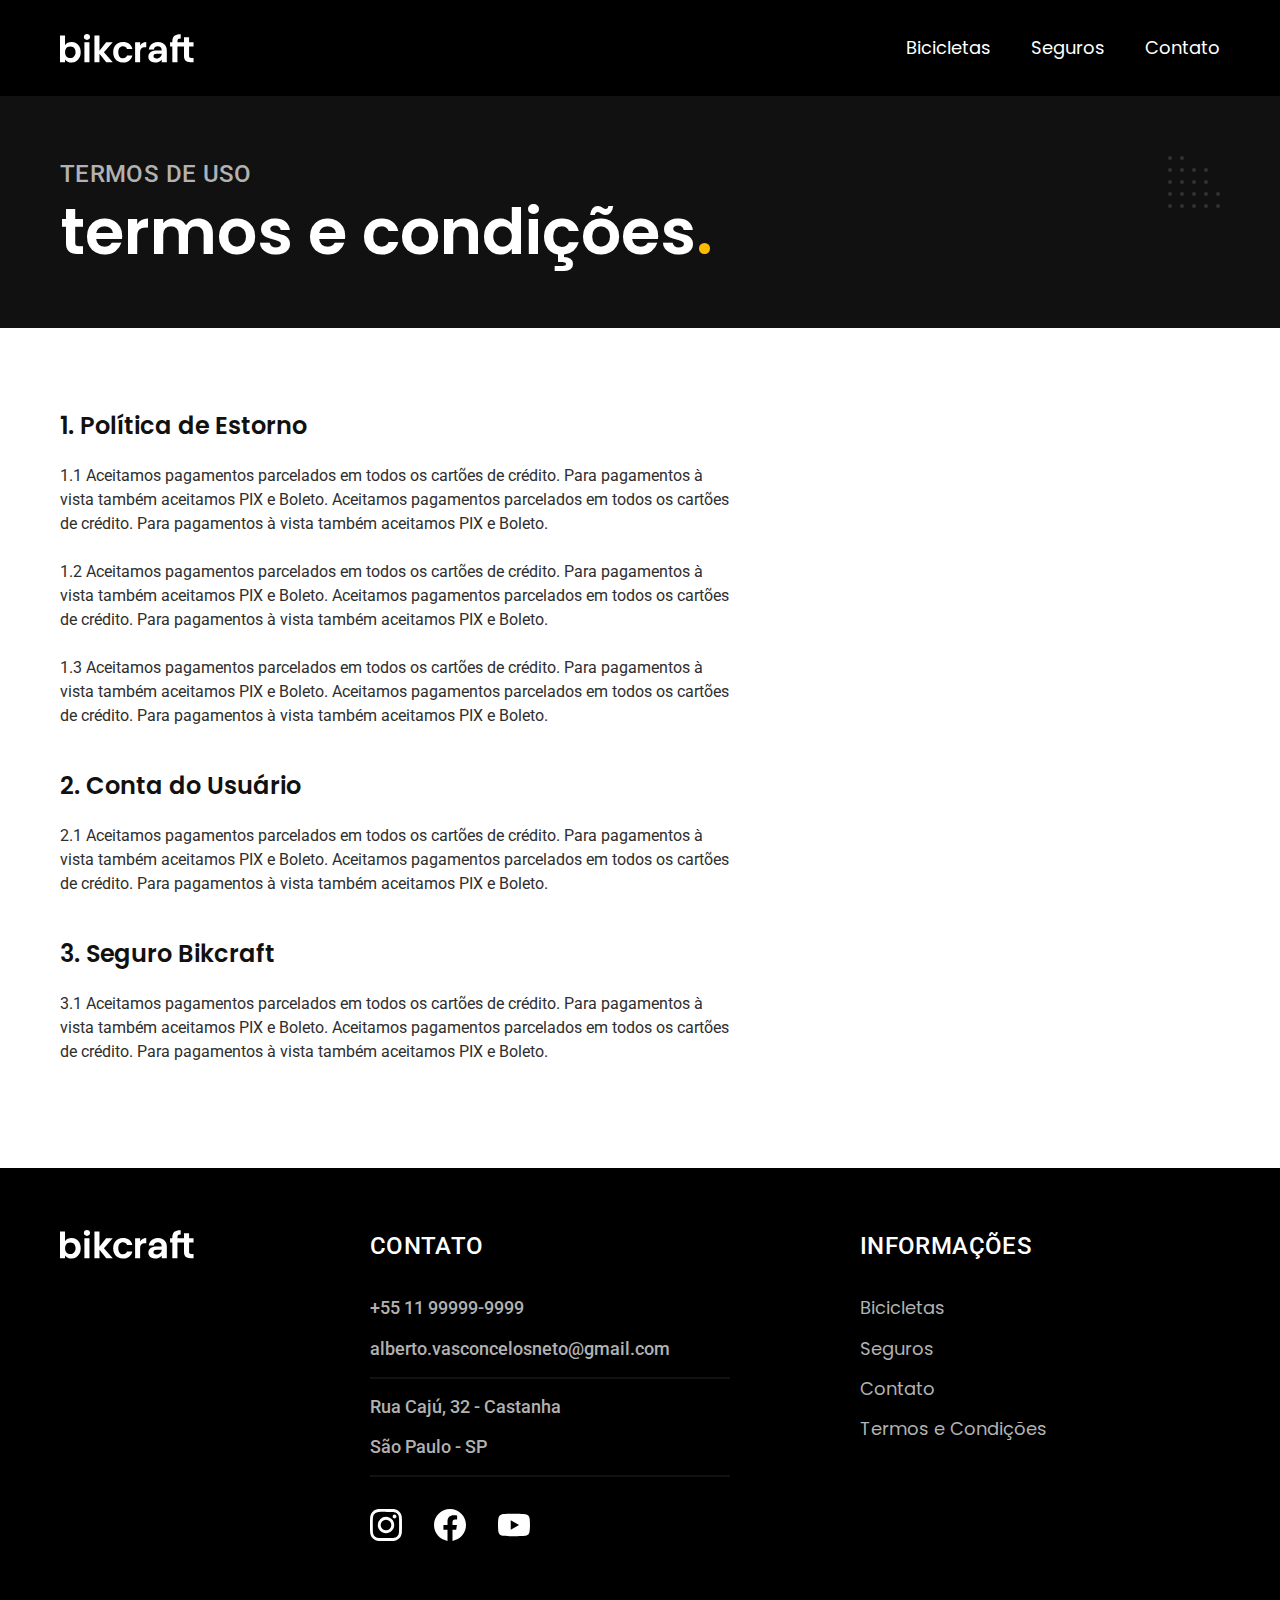
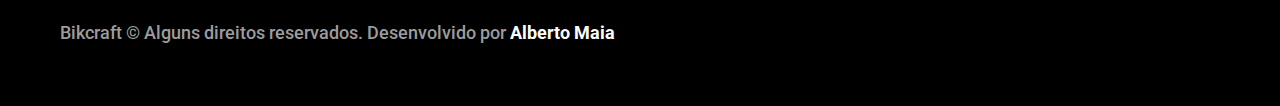
<file: termos.html>
<!DOCTYPE html>
<html lang="pt-br">

<head>
  <meta charset="UTF-8">
  <meta name="viewport" content="width=device-width, initial-scale=1.0">
  <meta name="description" content="Termos e condições.">
  <link rel="preload" href="css/style.css" as="style">
  <link rel="stylesheet" href="css/style.css">
  <title>Bikcraft - Bicicletas Elétricas</title>

  <link rel="preconnect" href="https://fonts.googleapis.com">
  <link rel="preconnect" href="https://fonts.gstatic.com" crossorigin>
  <link href="https://fonts.googleapis.com/css2?family=Poppins:wght@100;400;600&family=Roboto:wght@100;400;500&display=swap" rel="stylesheet">
  <link href="https://fonts.googleapis.com/css2?family=Merriweather:ital,wght@0,300;1,900&display=swap" rel="stylesheet">

</head>

<body id="termos">

  <header class="header-bg">
    <div class="header">
      <a href="./">
        <img src="./img/bikcraft.svg" alt="Bikcraft">
      </a>
      <nav aria-label="primaria">
        <ul class="header-menu cor0 font-1-m">
          <li><a href="./bicicletas.html">Bicicletas</a></li>
          <li><a href="./seguros.html">Seguros</a></li>
          <li><a href="./contato.html">Contato</a></li>
        </ul>
      </nav>
    </div>
  </header>

  <main>
    <div class="titulo-bg">
      <div class="titulo container">
        <p class="font-2-l-b cor5">Termos de uso</p>
        <h1 class="font-1-xxl cor0">termos e condições<span class="corp1">.</span></h1>
      </div>
    </div>

    <div class="termos container font-2-s cor10">
      <h2 class="font-1-l cor11">1. Política de Estorno</h2>
      <p>1.1 Aceitamos pagamentos parcelados em todos os cartões de crédito. Para pagamentos à vista também aceitamos PIX e Boleto. Aceitamos pagamentos parcelados em todos os cartões de crédito. Para pagamentos à vista também aceitamos PIX e Boleto.</p>
      <p>1.2 Aceitamos pagamentos parcelados em todos os cartões de crédito. Para pagamentos à vista também aceitamos PIX e Boleto. Aceitamos pagamentos parcelados em todos os cartões de crédito. Para pagamentos à vista também aceitamos PIX e Boleto.</p>
      <p>1.3 Aceitamos pagamentos parcelados em todos os cartões de crédito. Para pagamentos à vista também aceitamos PIX e Boleto. Aceitamos pagamentos parcelados em todos os cartões de crédito. Para pagamentos à vista também aceitamos PIX e Boleto.</p>
      <h2 class="font-1-l cor11">2. Conta do Usuário</h2>
      <p>2.1 Aceitamos pagamentos parcelados em todos os cartões de crédito. Para pagamentos à vista também aceitamos PIX e Boleto. Aceitamos pagamentos parcelados em todos os cartões de crédito. Para pagamentos à vista também aceitamos PIX e Boleto.</p>
      <h2 class="font-1-l cor11">3. Seguro Bikcraft</h2>
      <p>3.1 Aceitamos pagamentos parcelados em todos os cartões de crédito. Para pagamentos à vista também aceitamos PIX e Boleto. Aceitamos pagamentos parcelados em todos os cartões de crédito. Para pagamentos à vista também aceitamos PIX e Boleto.</p>
    </div>
  </main>

  <footer class="footer-bg">
    <div class="footer container">
      <a href="/index.html"><img src="./img/bikcraft.svg" alt="Bikcraft"></a>
      <div class="footer-contato">
        <h3 class="font-2-l-b cor0">Contato</h3>
        <ul class="font-2-m cor5">
          <li><a href="tel:+5511999999999">+55 11 99999-9999</a></li>
          <li><a href="mailto:alberto.vasconcelosneto@gmail.com">alberto.vasconcelosneto@gmail.com</a></li>
          <li>Rua Cajú, 32 - Castanha</li>
          <li>São Paulo - SP</li>
        </ul>
        <div class="footer-redes">
          <a href="">
            <img src="./img/redes/instagram.svg" alt="Instagram">
          </a>
          <a href="">
            <img src="./img/redes/facebook.svg" alt="Facebook">
          </a>
          <a href="">
            <img src="./img/redes/youtube.svg" alt="Youtube">
          </a>
        </div>
      </div>
      <div class="footer-informacoes">
        <h3 class="font-2-l-b cor0">Informações</h3>
        <nav>
          <ul class="font-1-m cor5">
            <li><a href="./bicicletas.html">Bicicletas</a></li>
            <li><a href="./seguros.html">Seguros</a></li>
            <li><a href="./contato.html">Contato</a></li>
            <li><a href="./termos.html">Termos e Condições</a></li>
          </ul>
        </nav>
      </div>
      <p class="footer-copy font-2-m cor6">Bikcraft © Alguns direitos reservados. Desenvolvido por <strong style="color: var(--cor0)">Alberto Maia</strong></p>
    </div>
  </footer>
</body>

</html>
</file>
<file: css/style.css>
body {
  margin: 0;
  font-family: Arial, Helvetica, sans-serif;
  color: #111111;
}

h1,
h2,
h3,
p,
ul,
blockquote,
dd {
  margin: 0px;
}

ul {
  padding: 0px;
  list-style: none;
}

a {
  text-decoration: none;
  color: inherit;
  display: inline-block;
}

img {
  max-width: 100%;
  display: block;
}

img[src$=".jpg"] {
  border-radius: 4px;
}

.bicicleta {
  display: grid;
  grid-template-columns: 1fr 1fr;
  align-items: start;
  gap: 40px;
  padding-top: 60px;
  padding-bottom: 60px;
}

.bicicleta-imagens {
  display: flex;
  flex-wrap: wrap;
  gap: 20px;
}

.bicicleta-imagens img {
  flex: 1;
  min-width: 200px;
}

.bicicleta-imagens img:first-child {
  min-width: 100%;
}

.bicicleta-conteudo > p {
  margin-bottom: 32px;
}

.bicicleta-comprar {
  display: grid;
  grid-template-columns: max-content auto;
  align-items: center;
  justify-items: start;
  gap: 8px 12px;
  margin-bottom: 40px;
}

.bicicleta-comprar a {
  grid-row: span 2;
}

.bicicleta-comprar span {
  display: flex;
  align-items: center;
  background: var(--cor12);
  padding: 4px 8px;
  border-radius: 4px;
  gap: 8px;
}

.bicicleta-conteudo h2 {
  text-transform: uppercase;
  letter-spacing: 0.15em;
  margin-bottom: 12px;
}

.bicicleta-informacoes,
.bicicleta-ficha {
  padding: 32px;
  background: var(--cor12);
}

.bicicleta-informacoes {
  margin-bottom: 40px;
  display: grid;
  grid-template-columns: 1fr 1fr;
  gap: 32px;
}

.bicicleta-informacoes img {
  width: 24px;
  margin-bottom: 8px;
}

.bicicleta-informacoes h3 {
  margin-bottom: 8px;
}

.bicicleta-ficha li {
  padding: 4px 0px;
  display: flex;
  justify-content: space-between;
  border-bottom: 1px solid var(--cor11);
}

.bicicleta-ficha li:last-child {
  border-bottom: none;
}

@media (max-width: 800px) {
  .bicicleta {
    grid-template-columns: 1fr;
    padding-top: 40px;
    padding-bottom: 40px;
  }
  .bicicleta-imagens {
    grid-row: 2;
  }
}

@media (max-width: 400px) {
  .bicicleta-informacoes {
    grid-template-columns: 1fr;
  }
  .bicicleta-comprar {
    grid-template-columns: 1fr;
  }
}

.seguro-bg {
  background-color: var(--cor11);
  box-shadow: inset 0 120px var(--cor0), inset 0 -120px var(--cor12);
}

.seguro {
  display: grid;
  grid-template-columns: 1fr 1fr;
  gap: 40px;
}

.seguro-imagem img {
  width: 100%;
  height: 100%;
  object-fit: cover;
}

.seguro-conteudo {
  padding-top: 180px;
  padding-bottom: 180px;
}

.seguro-conteudo h2 {
  margin-bottom: 32px;
}

.seguro-conteudo p {
  margin-bottom: 20px;
}

@media (max-width: 800px) {
  .seguro {
    grid-template-columns: 1fr;
  }
  .seguro-imagem {
    grid-row: 2;
  }
  .seguro-bg {
    box-shadow: inset 0 -60px var(--cor12);
  }
  .seguro-conteudo {
    padding-top: 40px;
    padding-bottom: 0px;
  }
}

.bicicletas-lista {
  padding: 60px 0px 120px 0px;
}

.bicicletas-lista li {
  flex: 1;
  min-width: 280px;
}

.bicicletas-lista h2 {
  margin-bottom: 40px;
}

.bicicletas-lista h3 {
  margin-bottom: 8px;
  display: flex;
  align-items: center;
}

.bicicletas-lista h3::before {
  content: "";
  height: 8px;
  width: 12px;
  display: inline-block;
  background-color: var(--corp1);
  margin-right: 6px;
}

.bicicletas-lista a:hover h3::before {
  width: 24px;
  transition: 0.2s;
}

.bicicletas-lista a {
  display: block;
}
.bicicletas-lista ul {
  display: flex;
  gap: 40px;
  padding: 0px 20px 20px 20px;
  max-width: 1400px;
  margin: 0 auto;
  overflow-x: auto;
  -webkit-overflow-scrolling: touch;
}

#bicicleta .bicicletas-lista ul {
  padding: 0px 0px 20px 0px;
}
.bicicletas-lista img {
  margin-bottom: 16px;
}

.bicicletas-lista li span {
  padding-left: 20px;
}

@media (max-width: 800px) {
  .bicicletas-lista {
    padding-bottom: 60px;
  }
  .bicicletas-lista ul {
    gap: 20px;
  }
}

.bicicletas-bg {
  background: linear-gradient(to right, var(--cor0) 30%, var(--cor11) 0%);
}

.bicicletas {
  display: grid;
  grid-template-columns: 1fr 1fr;
  gap: 40px;
  padding-top: 60px;
  padding-bottom: 60px;
  background: url("../img/dec/top-right.svg") no-repeat top 40px right 20px;
}

.bicicletas-img {
  position: relative;
}

.bicicletas-img span {
  background-color: var(--cor12);
  padding: 8px 16px 8px 8px;
  display: inline-block;
  border-top-left-radius: 4px;
  border-bottom-left-radius: 4px;
  position: absolute;
  top: 20px;
  right: 0px;
}

.bicicletas-conteudo {
  /* padding: 20px 0; */
  display: grid;
  grid-template-columns: 1fr auto;
  align-content: start;
}

.bicicletas-conteudo h2 {
  margin-bottom: 20px;
  grid-column: 1/ -1;
}

.bicicletas-conteudo h2::before {
  content: "";
  display: block;
  height: 8px;
  width: 12px;
  background-color: var(--corp1);
  margin-bottom: 8px;
}

.bicicletas-conteudo p {
  margin-bottom: 32px;
  grid-column: 1/ -1;
}
.bicicletas-conteudo li {
  display: flex;
  align-items: center;
  gap: 8px;
}

.bicicletas-conteudo li + li {
  margin-top: 16px;
}

.bicicletas-conteudo ul img {
  width: 24px;
}

.bicicletas-conteudo a {
  place-self: end;
}

@media (max-width: 800px) {
  .bicicletas {
    grid-template-columns: 1fr;
    gap: 20px;
    padding-top: 40px;
    padding-bottom: 40px;
  }
  .bicicletas-bg {
    background: var(--cor11);
  }
}

@media (max-width: 600px) {
  .bicicletas-conteudo {
    grid-template-columns: 1fr;
  }
  .bicicletas-conteudo ul {
    display: grid;
    grid-template-columns: 1fr 1fr;
    align-items: center;
    margin-bottom: 32px;
    font-size: 1rem;
  }
  .bicicletas-conteudo a {
    place-self: start;
  }
  .bicicletas-conteudo li:nth-child(2) {
    margin-top: 0px;
  }
}

#contato {
  background: linear-gradient(var(--cor11) 600px, var(--cor1) 0px);
}

.contato {
  display: grid;
  grid-template-columns: 5fr 7fr;
}

.contato-dados,
.contato-formulario {
  padding: 60px;
  box-shadow: 0 1px 2px rgba(0, 0, 0, 0.1);
}

.contato-dados {
  background: var(--cor12) url("../img/dec/bottom-left.svg") no-repeat bottom
    20px left 20px;
  border-radius: 5px 0px 0px 5px;
}

.contato-formulario {
  background: var(--cor0) url("../img/dec/bottom-right.svg") no-repeat bottom
    20px right 20px;
  border-radius: 0px 5px 0px 5px;
}

.contato-dados h2 {
  margin-bottom: 60px;
}

.contato-endereco {
  margin-bottom: 32px;
  padding-left: 28px;
  background: url("./img/icones/local.svg") no-repeat 0px 2px;
}

.contato-endereco p {
  margin-bottom: 8px;
}

.contato-meios a {
  display: block;
  max-width: max-content;
  margin-bottom: 8px;
  padding-left: 28px;
}

.contato-meios a:hover {
  color: var(--cor0);
}

.contato-meios a:first-child {
  background: url("./img/icones/email.svg") no-repeat 0px 2px;
}

.contato-meios a:nth-child(2) {
  margin-bottom: 32px;
}

.contato-meios a:last-child {
  background: url("./img/icones/telefone.svg") no-repeat 0px 2px;
  margin-bottom: 60px;
}

.contato-redes {
  display: flex;
  gap: 32px;
  padding-left: 28px;
}

@media (max-width: 800px) {
  .contato {
    grid-template-columns: 1fr;
  }
  .contato-dados,
  .contato-formulario {
    padding: 20px;
  }
  .contato-dados h2 {
    margin-bottom: 32px;
  }
  .contato-meios a:last-child {
    margin-bottom: 32px;
  }
  .contato-dados {
    border-radius: 5px 5px 0px 0px;
    background: var(--cor12);
  }
  .contato-formulario {
    border-radius: 0px 0px 5px 5px;
  }
  .contato-redes {
    margin-bottom: 12px;
  }
}

.form {
  display: grid;
  grid-template-columns: 1fr 1fr;
  gap: 20px;
}

.form label {
  display: block;
  font: 400 1rem/1.5 "Poppins", sans-serif;
  margin-bottom: 4px;
}

.form input[type="text"],
.form input[type="email"],
.form textarea,
.form select {
  font: 400 1rem/1.5 "Roboto", sans-serif;
  background: var(--cor1);
  border: 2px solid var(--cor2);
  padding: 12px;
  border-radius: 4px;
  box-sizing: border-box;
  width: 100%;
}

.form input[type="text"]:focus,
.form input[type="email"]:focus,
.form textarea:focus,
.form select:focus {
  outline: none;
  border-color: var(--corp1);
  background: var(--cor0);
  box-shadow: 0 0 0 2px #fea;
}

.form .col-2 {
  grid-column: span 2;
}

@media (max-width: 600px) {
  .form {
    grid-template-columns: 1fr;
  }
  .form .col-2 {
    grid-column: span 1;
  }
}

.lojas {
  display: grid;
  grid-template-columns: 1fr 1fr;
  gap: 0px 40px;
  padding-top: 120px;
  padding-bottom: 120px;
}

.lojas h2 {
  grid-column: 1/-1;
  margin-bottom: 60px;
}

.lojas a {
  display: block;
}

.lojas img {
  border-radius: 4px 4px 0px 0px;
}

.lojas-item {
  background-color: var(--cor0);
  border-radius: 4px;
  box-shadow: 0 1px 2px rgba(0, 0, 0, 0.1);
}

.lojas-conteudo {
  display: grid;
  grid-template-columns: 1fr 1fr;
  gap: 32px 16px;
  padding: 32px;
}

.lojas-conteudo h3,
.lojas-tempo {
  grid-column: 1/-1;
}

.lojas-dados {
  display: grid;
  gap: 8px;
  border-left: 2px solid var(--cor2);
  padding-left: 12px;
}

.lojas-tempo {
  display: flex;
  align-items: center;
  gap: 8px;
}

.lojas a:hover {
  color: var(--cor11);
}

@media (max-width: 800px) {
  .lojas-conteudo {
    grid-template-columns: 1fr;
  }
  .lojas {
    padding-top: 60px;
    padding-bottom: 60px;
    gap: 20px;
  }
  .lojas h2 {
    margin-bottom: 32px;
  }
}

@media (max-width: 600px) {
  .lojas {
    grid-template-columns: 1fr;
  }
}

.footer-bg {
  background-color: var(--cor12);
}

.footer {
  display: grid;
  grid-template-columns: 3fr 5fr 4fr;
  gap: 40px;
  padding-top: 60px;
  padding-bottom: 60px;
}

.footer h3 {
  margin-bottom: 32px;
}

.footer-contato ul {
  margin-bottom: 32px;
}

.footer li {
  margin-bottom: 16px;
}

.footer-redes {
  display: flex;
  gap: 32px;
}

.footer-contato li:nth-child(even)::after {
  content: "";
  max-width: 360px;
  height: 2px;
  display: block;
  background: var(--cor11);
  margin-top: 16px;
}

.footer a:hover {
  color: var(--cor0);
}

.footer-copy {
  grid-column: 1/-1;
  margin-top: 40px;
}

@media (max-width: 800px) {
  .footer {
    grid-template-columns: 1fr 1fr;
  }
  .footer-contato {
    grid-column: 1;
  }
}

@media (max-width: 600px) {
  .footer {
    grid-template-columns: 1fr;
    gap: 60px;
  }
  .footer-copy {
    margin-top: 0px;
  }
}
.header-bg {
  background-color: var(--cor12);
}

.header {
  display: flex;
  flex-wrap: wrap;
  gap: 20px;
  justify-content: space-between;
  padding: 20px;
  box-sizing: border-box;
  max-width: 1200px;
  margin: 0 auto;
  align-items: center;
}

.header-menu {
  display: flex;
  gap: 40px;
  flex-wrap: wrap;
}

.header-menu a {
  display: inline-block;
  padding: 16px 0px;
  position: relative;
}

.header-menu a::after {
  content: "";
  display: block;
  height: 2px;
  width: 0%;
  background-color: var(--cor0);
  margin-top: 4px;
  position: absolute;
  transition: 0.3s;
}

.header-menu a:hover::after {
  width: 100%;
}

@media (max-width: 800px) {
  .header-menu {
    gap: 20px;
  }
  .header-menu a {
    padding: 12px 16px;
    background-color: var(--cor11);
    border-radius: 5px;
  }
  .header-menu a:hover {
    background-color: var(--cor10);
  }
  .header-menu a::after {
    display: none;
  }
}

@media (max-width: 600px) {
  .header-menu {
    gap: 12px;
  }
  .header-menu a {
    padding: 8px 12px;
    font-size: 0.875rem;
  }
}

.depoimento {
  display: grid;
  grid-template-columns: repeat(2, 1fr);
  background-color: var(--corp1);
  overflow: hidden;
}

.depoimento img {
  border-radius: 0px;
  width: 100%;
  height: 100%;
  object-fit: cover;
}

.depoimento-conteudo {
  padding: 40px 40px 80px 80px;
  align-self: end;
  background: url("../img/dec/bottom-right-p.svg") no-repeat bottom 40px right
    40px;
}

.depoimento-conteudo p {
  font-family: "Merriweather", serif;
  font-weight: 900;
  font-style: italic;
  margin-bottom: 32px;
  max-width: 32ch;
  position: relative;
}

.depoimento-conteudo p::before {
  content: "“";
  font-size: 5rem;
  position: absolute;
  left: -50px;
  top: -20px;
  color: var(--corp2);
}

.depoimento-conteudo p::after {
  content: "”";
  font-size: 5rem;
  position: absolute;
  color: var(--corp2);
}
@media (min-width: 1200px) {
  .depoimento img {
    max-height: 520px;
  }
}

@media (max-width: 800px) {
  .depoimento {
    grid-template-columns: 1fr;
    text-align: center;
  }
  .depoimento-conteudo {
    margin: auto;
    padding: 40px 20px;
    justify-self: center;
    background: none;
  }
  .depoimento img {
    max-height: 200px;
  }
  .depoimento-conteudo p::before {
    content: "“";
    font-size: 3rem;
    position: absolute;
    left: -30px;
    top: -10px;
    color: var(--corp2);
  }

  .depoimento-conteudo p::after {
    content: "”";
    font-size: 3rem;
    position: absolute;
    color: var(--corp2);
  }
}

.introducao-bg {
  background: var(--cor12) url("../img/dec/bottom-left.svg") no-repeat bottom
    160px left 20px;
  box-shadow: inset 0 -120px 0 var(--cor0);
}

.introducao {
  display: grid;
  grid-template-columns: 1fr 1fr;
  gap: 0px 40px;
}

.introducao-conteudo {
  align-self: end;
  padding-bottom: 200px;
}

.introducao h1 {
  margin-bottom: 32px;
}

.introducao p {
  margin-bottom: 20px;
}

.introducao img {
  height: 100%;
  object-fit: cover;
  border-radius: 4px;
}

@media (max-width: 800px) {
  .introducao {
    grid-template-columns: 1fr;
    gap: 32px;
  }
  .introducao-bg {
    box-shadow: inset 0 -60px 0 var(--cor0);
    background-color: var(--cor11);
    padding-top: 40px;
  }
  .introducao-conteudo {
    padding-bottom: 0px;
  }
  .introducao h1 {
    margin-bottom: 16px;
  }
  .introducao img {
    height: 300px;
    width: 100%;
  }
}

.parceiros {
  padding: 60px 0px 120px 0px;
}

.parceiros h2 {
  margin-bottom: 60px;
}

.parceiros ul {
  display: grid;
  grid-template-columns: repeat(4, 1fr);
  max-width: 1400px;
  margin: 0 auto;
  padding: 0px 20px;
}

.parceiros li {
  padding: 32px;
  display: flex;
  border-left: 2px solid var(--cor3);
}

.parceiros li:first-child {
  border: none;
}

.parceiros li:nth-child(5) {
  border: none;
}

.parceiros li:nth-child(n + 5) {
  border-top: 2px solid var(--cor3);
}

.parceiros img {
  margin: auto;
}

@media (max-width: 800px) {
  .parceiros {
    padding-bottom: 60px;
  }
  .parceiros li {
    padding: 20px;
  }
  .parceiros ul {
    grid-template-columns: 1fr 1fr;
  }
  .parceiros li:nth-child(odd) {
    border-left: none;
  }
  .parceiros li {
    border-top: 2px solid var(--cor3);
  }
  .parceiros li:nth-child(2) {
    border-top: none;
  }
  .parceiros h2 {
    margin-bottom: 20px;
  }
}

.tecnologia-bg {
  background-color: var(--cor11);
  box-shadow: inset 0 80px var(--cor0), inset 0 -80px var(--cor0);
}

.tecnologia {
  display: grid;
  grid-template-columns: 1fr 1fr;
  gap: 40px;
}

.tecnologia-imagem img {
  width: 100%;
  height: 100%;
  object-fit: cover;
  object-position: left;
}

.tecnologia-conteudo {
  padding: 160px 0px;
}

.tecnologia-conteudo > span {
  margin-bottom: 20px;
  display: block;
}

.tecnologia-conteudo h2 {
  margin-bottom: 32px;
}

.tecnologia-conteudo > p {
  margin-bottom: 20px;
}

.tecnologia-conteudo a {
  margin-bottom: 80px;
}

.tecnologia-vantagens {
  display: flex;
  gap: 40px;
}

.tecnologia-vantagens h3 {
  margin-bottom: 8px;
  width: max-content;
}

.tecnologia-vantagens img {
  width: 24px;
  margin-bottom: 8px;
}

@media (max-width: 800px) {
  .tecnologia-bg {
    box-shadow: initial;
  }
  .tecnologia {
    grid-template-columns: 1fr;
  }
  .tecnologia-conteudo {
    padding: 60px 0px;
  }
  .tecnologia-imagem {
    display: none;
  }
  .tecnologia a {
    margin-bottom: 60px;
  }
}

@media (max-width: 600px) {
  .tecnologia-vantagens {
    flex-direction: column;
  }
}

#orcamento {
  background: linear-gradient(var(--cor11) 600px, var(--cor1) 0px);
}

.orcamento {
  display: grid;
  grid-template-columns: 5fr 7fr;
  padding-bottom: 120px;
}

.orcamento h2 {
  text-transform: uppercase;
  position: relative;
  display: flex;
  align-items: center;
}

.orcamento h2::before {
  content: "";
  height: 8px;
  width: 4px;
  display: inline-block;
  background-color: var(--corp1);
  position: absolute;
  left: -12px;
}

.orcamento-produto,
.orcamento-dados {
  padding: 60px;
  box-shadow: 0 1px 2px solid rgba(0, 0, 0, 0.1);
}

.orcamento-produto {
  border-radius: 5px 0 0 5px;
  background: var(--cor12) url("../img/dec/bottom-left.svg") no-repeat bottom
    20px left 20px;
  display: grid;
  grid-template-columns: 1fr 1fr;
  align-content: start;
  gap: 20px;
}

.orcamento-produto > * {
  grid-column: 1/-1;
}

.orcamento-produto > label {
  grid-column: initial;
}

.orcamento-produto label {
  color: var(--cor4);
  background-color: var(--cor10);
  display: block;
  padding: 12px 16px;
  border-radius: 4px;
  font: 400 1rem/1.5 "Poppins", sans-serif;
  cursor: pointer;
  display: grid;
  grid-template-columns: auto 1fr auto;
  align-items: center;
  border: 1px solid var(--cor10);
}

.orcamento-produto label:hover {
  background-color: var(--cor9);
  border-color: var(--cor9);
}

.orcamento-produto input:focus + label {
  box-shadow: 0 0 0 2px var(--corp1);
  border-color: var(--cor12);
}

.orcamento-produto input:checked + label {
  background: var(--cor0);
  color: var(--cor11);
}

.orcamento-produto input {
  opacity: 0;
  position: absolute;
  pointer-events: none;
}

.orcamento-produto label::before {
  content: "";
  display: inline-block;
  box-sizing: border-box;
  width: 12px;
  height: 12px;
  border: 1px solid var(--cor6);
  border-radius: 50%;
  margin-right: 8px;
}

.orcamento-produto input:checked + label::before {
  border-color: var(--cor7);
  box-shadow: inset 0 0 0 3px var(--cor0), inset 0 0 0 6px var(--cor7);
}

.orcamento-produto label span {
  display: none;
}

.orcamento-produto input:checked + label span {
  display: inline-block;
}
.orcamento-dados {
  border-radius: 0 5px 5px 0;
  background: var(--cor0) url("../img/dec/bottom-right.svg") no-repeat bottom
    20px right 20px;
}

.orcamento-conteudo {
  display: none;
}

.orcamento-conteudo h2,
.orcamento-dados h2:nth-of-type(n + 2) {
  margin-top: 20px;
}
#bikcraft:checked ~ #orcamento-bikcraft,
#seguro:checked ~ #orcamento-seguro {
  display: grid;
  gap: 20px;
}

.orcamento-detalhes {
  background: var(--cor0);
  padding: 20px;
  grid-template-columns: 1fr 1fr;
  border-radius: 4px;
  align-items: center;
  display: none;
}

.orcamento-detalhes li {
  display: flex;
  align-items: center;
  margin-bottom: 8px;
}

.orcamento-detalhes li img {
  width: 16px;
  margin-right: 8px;
}

.orcamento-produto input:checked + label + .orcamento-detalhes {
  display: grid;
}

.checkbox-container {
  cursor: pointer;
}

@media (max-width: 1200px) {
  .orcamento-produto,
  .orcamento-dados {
    padding: 32px;
  }
}

@media (max-width: 800px) {
  .orcamento {
    grid-template-columns: 1fr;
  }
  .orcamento-dados {
    border-radius: 0 0 5px 5px;
  }
  .orcamento-produto {
    border-radius: 5px 5px 0 0;
  }
}

@media (max-width: 800px) {
  .orcamento-produto {
    background: var(--cor12);
  }
}

@media (max-width: 400px) {
  .orcamento-produto {
    grid-template-columns: 1fr;
  }
  .orcamento-dados {
    background: var(--cor0);
  }
}

.perguntas {
  padding-top: 120px;
  padding-bottom: 120px;
}

.perguntas h2 {
  margin-bottom: 60px;
}

.perguntas dl > div {
  padding: 20px;
  border-radius: 4px;
}

.perguntas dt {
  display: grid;
  grid-template-columns: auto 1fr auto;
  align-items: center;
  gap: 8px;
  cursor: pointer;
}

.perguntas dl > div:nth-child(odd) {
  background-color: var(--cor1);
}

.perguntas dt::before {
  content: "";
  display: inline-block;
  width: 12px;
  height: 8px;
  background-color: var(--corp1);
}

.perguntas dt::after {
  content: "";
  display: inline-block;
  width: 14px;
  height: 6px;
  background: url("../img/icones/seta-abrir.svg");
  transition: 0.3s;
}

.perguntas dt:hover::after {
  transform: rotate(180deg);
}

.perguntas dd {
  padding-left: 20px;
  padding-top: 16px;
  max-width: 80ch;
}

@media (max-width: 800px) {
  .perguntas {
    padding-top: 60px;
    padding-bottom: 60px;
  }
  .perguntas h2 {
    margin-bottom: 40px;
  }
}

.seguros-bg {
  background-color: var(--cor11);
}

.seguros {
  padding: 60px 20px;
  display: grid;
  grid-template-columns: 1fr 1fr;
  gap: 40px;
  align-items: center;
}

#seguros .seguros {
  padding-top: 0px;
}

.seguros h2 {
  grid-column: 1/-1;
}

.seguros-item {
  background-color: var(--cor12);
  padding: 32px 32px 32px 60px;
  display: grid;
  grid-template-columns: 1fr auto;
  border-radius: 4px;
}

.seguros-item h3 {
  margin-bottom: 40px;
}

.seguros-item span {
  grid-column: 2;
  display: block;
  text-align: right;
}

.seguros-item ul {
  grid-column: 1/-1;
  margin-bottom: 32px;
}

.seguros-item li {
  margin-top: 20px;
  position: relative;
  display: flex;
  align-items: center;
}

.seguros-item li::before {
  content: "";
  width: 13px;
  height: 9px;
  display: block;
  background-image: url("./img/icones/lista.svg");
  position: absolute;
  left: -21px;
}

.seguros-item li:first-child {
  margin-top: 0px;
}

.seguros-item a {
  grid-column: 1/-1;
}

@media (max-width: 800px) {
  .seguros {
    grid-template-columns: 1fr;
  }
}

.vantagens-bg {
  background: var(--cor12);
}

.vantagens {
  padding-top: 120px;
  padding-bottom: 120px;
}

.vantagens h2 {
  margin-bottom: 60px;
}

.vantagens ul {
  display: grid;
  grid-template-columns: repeat(3, 1fr);
  gap: 40px 80px;
}

.vantagens h3,
.vantagens img {
  margin-bottom: 8px;
}

@media (max-width: 800px) {
  .vantagens {
    padding-top: 60px;
    padding-bottom: 60px;
  }
  .vantagens h2 {
    margin-bottom: 40px;
  }
  .vantagens ul {
    grid-template-columns: 1fr 1fr;
    gap: 20px;
  }
}

@media (max-width: 600px) {
  .vantagens ul {
    grid-template-columns: 1fr;
  }
}

.termos h2 {
  font-weight: 600;
  margin-bottom: 20px;
}

.termos p {
  margin-bottom: 24px;
  max-width: 75ch;
}

.termos {
  padding-top: 80px;
  padding-bottom: 80px;
}

.termos p + h2 {
  margin-top: 40px;
}

.container {
  max-width: 1200px;
  box-sizing: border-box;
  margin: 0 auto;
  padding-left: 20px;
  padding-right: 20px;
}

.botao {
  display: inline-block;
  padding: 16px 32px;
  background: linear-gradient(#ffbf00, #f2a50c);
  border-radius: 4px;
  box-shadow: 0 1px 2px 0 rgba(0, 0, 0, 0.1);
  text-transform: uppercase;
  color: var(--corp5);
  font: 600 1.125rem/1.35 "Poppins", sans-serif;
  max-width: max-content;
  border: none;
  cursor: pointer;
}

.botao.secundario {
  background: var(--cor10);
  color: var(--cor2);
}

.botao.secundario:hover {
  background: var(--cor9);
}

.botao.seta {
  display: flex;
  align-items: center;
}
.botao.seta::after {
  content: "";
  display: inline-block;
  width: 18px;
  height: 10px;
  margin-left: 12px;
  background: url("../img/icones/seta.svg");
  transition: 0.2s;
}

.botao.seta:hover::after {
  transform: translateX(4px);
}

.botao:hover {
  background: linear-gradient(#ffb60d, #e59317);
}

.link {
  display: inline-block;
  color: var(--corp1);
  font: 500 1.5rem/1.5 "Poppins", sans-serif;
  text-transform: uppercase;
}

.link::after {
  content: "";
  display: block;
  width: 100%;
  height: 4px;
  background-color: currentColor;
}

.link:hover {
  color: var(--cor0);
}

@media (max-width: 600px) {
  .botao {
    padding: 12px 16px;
    font-size: 1rem;
  }
}

/* Título Páginas Internas */

.titulo-bg {
  background-color: var(--cor11);
  padding-top: 60px;
  padding-bottom: 60px;
}

.titulo {
  background: url("../img/dec/top-right.svg") no-repeat top right 20px;
}

.titulo p {
  margin-bottom: 4px;
}

@media (max-width: 800px) {
  .titulo-bg {
    padding-top: 40px;
    padding-bottom: 40px;
  }
  .titulo p {
    font-size: 1rem;
    font-weight: 400;
  }
}

@media (max-width: 500px) {
  #orcamento .titulo {
    background: none;
  }
}

@media (max-width: 400px) {
  .titulo {
    background: none;
  }
}

:root {
  --cor0: #ffffff;
  --cor1: #f7f7f7;
  --cor2: #ededed;
  --cor3: #dedede;
  --cor4: #cccccc;
  --cor5: #b2b2b2;
  --cor6: #9c9c9c;
  --cor7: #717171;
  --cor8: #595959;
  --cor9: #404040;
  --cor10: #2e2e2e;
  --cor11: #111111;
  --cor12: #000000;
  --corp1: #ffbb00;
  --corp2: #e4a30b;
  --corp3: #a66f00;
  --corp4: #664400;
  --corp5: #332200;
}

.cor0 {
  color: var(--cor0);
}

.cor1 {
  color: var(--cor1);
}

.cor2 {
  color: var(--cor2);
}

.cor3 {
  color: var(--cor3);
}

.cor4 {
  color: var(--cor4);
}

.cor5 {
  color: var(--cor5);
}

.cor6 {
  color: var(--cor6);
}

.cor7 {
  color: var(--cor7);
}

.cor8 {
  color: var(--cor8);
}

.cor9 {
  color: var(--cor9);
}

.cor10 {
  color: var(--cor10);
}

.cor11 {
  color: var(--cor11);
}

.cor12 {
  color: var(--cor12);
}

.corp1 {
  color: var(--corp1);
}

.corp2 {
  color: var(--corp2);
}

.corp3 {
  color: var(--corp3);
}

.corp4 {
  color: var(--corp4);
}

.corp5 {
  color: var(--corp5);
}

.font-1-xxl {
  font: 600 4rem/1.125 "Poppins", sans-serif;
}

.font-1-xl {
  font: 600 2rem/1.25 "Poppins", sans-serif;
}
.font-1-l {
  font: 400 1.5rem/1.5 "Poppins", sans-serif;
}

.font-2-xl {
  font: 500 2rem/1.25 "Roboto", sans-serif;
}

.font-1-m {
  font: 400 1.125rem/1.35 "Poppins", sans-serif;
}

.font-1-m-b {
  font: 600 1.125rem/1.35 "Poppins", sans-serif;
}

.font-2-l {
  font: 400 1.5rem/1.5 "Roboto", sans-serif;
}

.font-2-m {
  font: 500 1.125rem/1.35 "Roboto", sans-serif;
}

.font-2-l-b {
  font: 500 1.5rem/1.5 "Roboto", sans-serif;
  letter-spacing: 0.015em;
  text-transform: uppercase;
}

.font-2-s {
  font: 400 1rem/1.5 "Roboto", sans-serif;
}

.font-1-s {
  font: 400 1rem/1.5 "Poppins", sans-serif;
}

.font-2-xs {
  font: 400 0.875rem/1.5 "Roboto", sans-serif;
}

.font-1-xs {
  font: 400 0.75rem/1.3 "Poppins", sans-serif;
}

@media (max-width: 1200px) {
  .font-1-xxl {
    font-size: 3rem;
  }
  .font-2-l {
    font-size: 1.125rem;
  }
}

@media (max-width: 800px) {
  .font-1-xxl {
    font-size: 2rem;
  }
  .font-1-xl {
    font-size: 1.5rem;
  }
}
</file>
